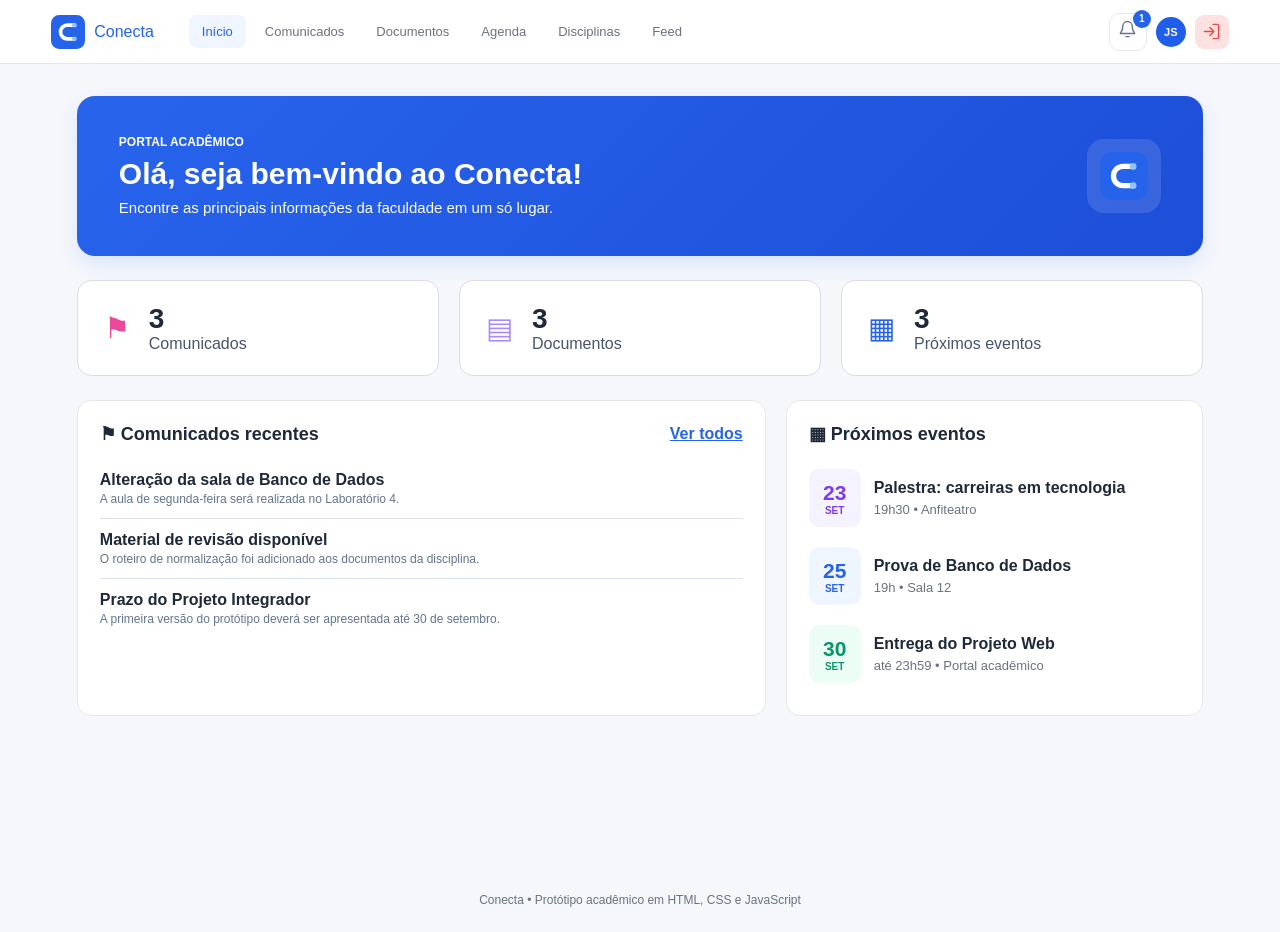
<file: index.html>
<!DOCTYPE html>
<html lang="pt-BR">
<head>
    <meta charset="UTF-8">
    <meta name="viewport" content="width=device-width, initial-scale=1.0">
    <title>Conecta — Portal Institucional</title>
    <link rel="icon" type="image/svg+xml" href="data:image/svg+xml,%3Csvg xmlns='http://www.w3.org/2000/svg' viewBox='0 0 100 100'%3E%3Crect width='100' height='100' rx='24' fill='%232563eb'/%3E%3Cpath d='M67 30H48a20 20 0 000 40h19' fill='none' stroke='white' stroke-width='11' stroke-linecap='round'/%3E%3C/svg%3E">
    <link rel="stylesheet" href="style.css">
</head>
<body>
<header>
    <a class="logo" href="index.html"><img src="assets/logo-conecta.svg" alt=""><span>Conecta</span></a>
    <nav aria-label="Navegação principal">
        <a class="nav-btn nav-link ativo" href="index.html">Início</a>
        <a class="nav-btn nav-link" href="paginas/comunicados.html">Comunicados</a>
        <a class="nav-btn nav-link" href="paginas/documentos.html">Documentos</a>
        <a class="nav-btn nav-link" href="paginas/agenda.html">Agenda</a>
        <a class="nav-btn nav-link" href="paginas/disciplinas.html">Disciplinas</a>
        <a class="nav-btn nav-link" href="paginas/feed.html">Feed</a>
    </nav>
    <div class="usuario">
        <button id="btnNotificacoes" class="icone-btn sino" aria-label="Notificações"><svg viewBox="0 0 24 24" aria-hidden="true"><path d="M18 8a6 6 0 0 0-12 0c0 7-3 7-3 9h18c0-2-3-2-3-9M10 21h4"/></svg><b>1</b></button>
        <button id="btnPerfil" class="usuario-resumo" aria-label="Perfil de João Silva"><span class="usuario-icone">JS</span></button>
        <button id="btnSair" class="sair-btn" aria-label="Sair"><svg viewBox="0 0 24 24" aria-hidden="true"><path d="M10 17l5-5-5-5M15 12H3M14 3h5a2 2 0 0 1 2 2v14a2 2 0 0 1-2 2h-5"/></svg></button>
    </div>
</header><main>
    <section class="inicio-leve">
        <section class="inicio-hero">
            <div>
                <p>PORTAL ACADÊMICO</p>
                <h1>Olá, seja bem-vindo ao Conecta!</h1>
                <span>Encontre as principais informações da faculdade em um só lugar.</span>
            </div>
            <img src="assets/logo-conecta.svg" alt="">
        </section>

        <div class="inicio-contadores">
            <article><span class="contador-icone rosa">⚑</span><div><b>3</b><p>Comunicados</p></div></article>
            <article><span class="contador-icone lilas">▤</span><div><b>3</b><p>Documentos</p></div></article>
            <article><span class="contador-icone azul">▦</span><div><b>3</b><p>Próximos eventos</p></div></article>
        </div>

        <div class="inicio-resumos">
            <article class="caixa">
                <div class="titulo-caixa">
                    <h2><span>⚑</span> Comunicados recentes</h2>
                    <a class="link-btn" href="paginas/comunicados.html">Ver todos</a>
                </div>
                <div id="comunicadosInicio"></div>
            </article>

            <article class="caixa">
                <div class="titulo-caixa">
                    <h2><span>▦</span> Próximos eventos</h2>
                </div>
                <div id="agendaInicio"></div>
            </article>
        </div>
    </section>
</main><footer>Conecta • Protótipo acadêmico em HTML, CSS e JavaScript</footer>
<div id="mensagem" class="mensagem"></div>
<div id="modal" class="modal escondido">
    <div class="modal-caixa">
        <button class="modal-fechar" onclick="fecharModal()">×</button>
        <div id="modalConteudo"></div>
    </div>
</div>
<script src="script.js"></script>
</body>
</html>
</file>
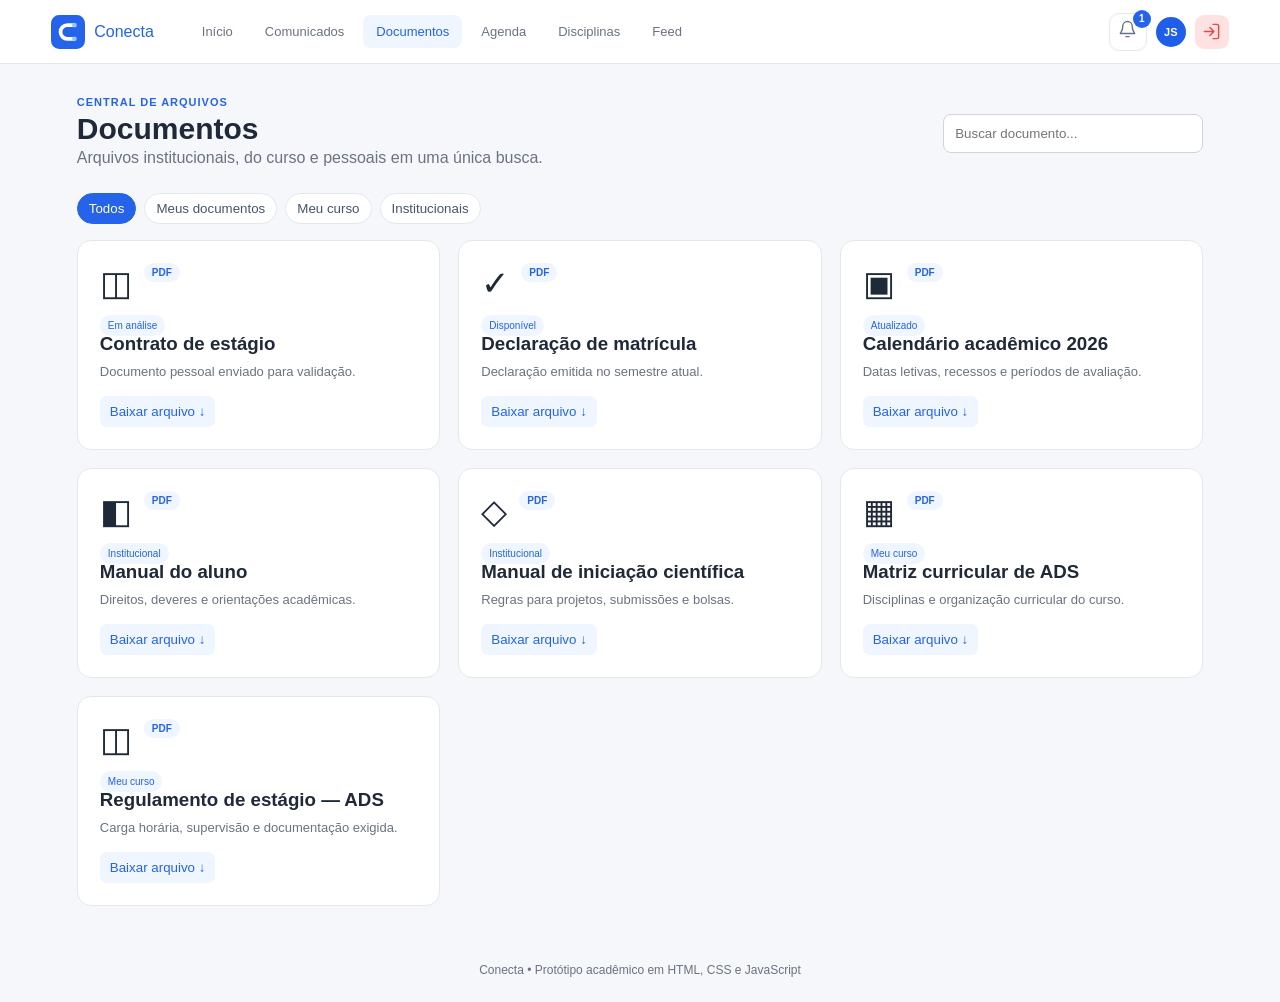
<file: documentos.html>
<!DOCTYPE html>
<html lang="pt-BR">
<head>
    <meta charset="UTF-8">
    <meta name="viewport" content="width=device-width, initial-scale=1.0">
    <title>Documentos — Conecta</title>
    <link rel="icon" type="image/svg+xml" href="data:image/svg+xml,%3Csvg xmlns='http://www.w3.org/2000/svg' viewBox='0 0 100 100'%3E%3Crect width='100' height='100' rx='24' fill='%232563eb'/%3E%3Cpath d='M67 30H48a20 20 0 000 40h19' fill='none' stroke='white' stroke-width='11' stroke-linecap='round'/%3E%3C/svg%3E">
    <link rel="stylesheet" href="../style.css">
</head>
<body>
<header>
    <a class="logo" href="../index.html"><img src="../assets/logo-conecta.svg" alt=""><span>Conecta</span></a>
    <nav aria-label="Navegação principal">
        <a class="nav-btn nav-link" href="../index.html">Início</a>
        <a class="nav-btn nav-link" href="comunicados.html">Comunicados</a>
        <a class="nav-btn nav-link ativo" href="documentos.html">Documentos</a>
        <a class="nav-btn nav-link" href="agenda.html">Agenda</a>
        <a class="nav-btn nav-link" href="disciplinas.html">Disciplinas</a>
        <a class="nav-btn nav-link" href="feed.html">Feed</a>
    </nav>
    <div class="usuario">
        <button id="btnNotificacoes" class="icone-btn sino" aria-label="Notificações"><svg viewBox="0 0 24 24" aria-hidden="true"><path d="M18 8a6 6 0 0 0-12 0c0 7-3 7-3 9h18c0-2-3-2-3-9M10 21h4"/></svg><b>1</b></button>
        <button id="btnPerfil" class="usuario-resumo" aria-label="Perfil de João Silva"><span class="usuario-icone">JS</span></button>
        <button id="btnSair" class="sair-btn" aria-label="Sair"><svg viewBox="0 0 24 24" aria-hidden="true"><path d="M10 17l5-5-5-5M15 12H3M14 3h5a2 2 0 0 1 2 2v14a2 2 0 0 1-2 2h-5"/></svg></button>
    </div>
</header><main>
    <section class="pagina ativa">
        <div class="cabecalho-pagina">
            <div>
                <p class="subtitulo">CENTRAL DE ARQUIVOS</p>
                <h1>Documentos</h1>
                <p class="descricao-pagina">Arquivos institucionais, do curso e pessoais em uma única busca.</p>
            </div>
            <input id="buscaDocumento" class="busca" placeholder="Buscar documento..." aria-label="Buscar documento">
        </div>

        <div class="barra-filtros">
            <button class="chip ativo" data-doc="todos">Todos</button>
            <button class="chip" data-doc="pessoais">Meus documentos</button>
            <button class="chip" data-doc="curso">Meu curso</button>
            <button class="chip" data-doc="institucionais">Institucionais</button>
        </div>

        <div id="listaDocumentos" class="grade-documentos"></div>
    </section>
</main><footer>Conecta • Protótipo acadêmico em HTML, CSS e JavaScript</footer>
<div id="mensagem" class="mensagem"></div>
<div id="modal" class="modal escondido">
    <div class="modal-caixa">
        <button class="modal-fechar" onclick="fecharModal()">×</button>
        <div id="modalConteudo"></div>
    </div>
</div>
<script src="../script.js"></script>
</body>
</html>
</file>
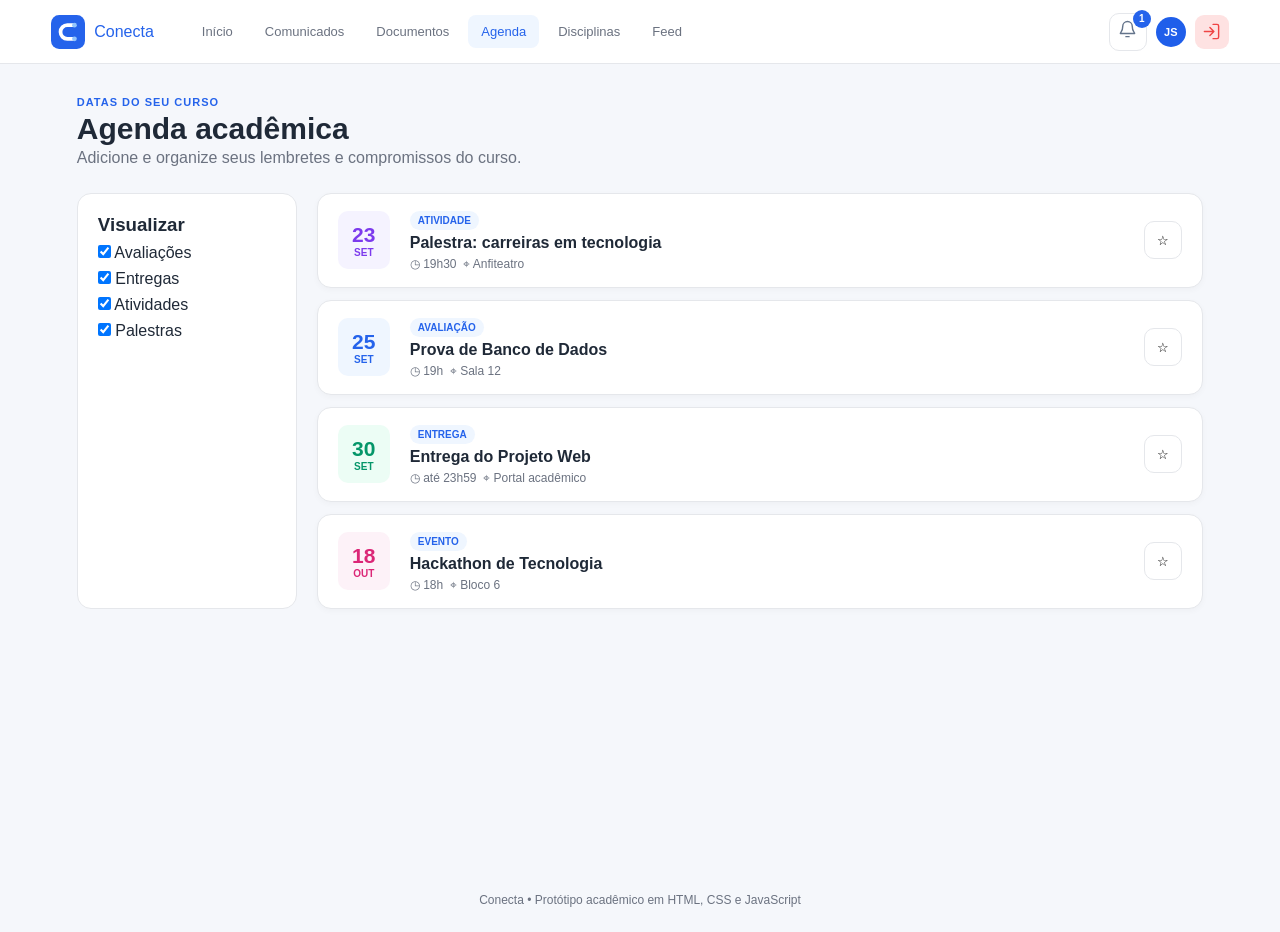
<file: paginas/agenda.html>
<!DOCTYPE html>
<html lang="pt-BR">
<head>
    <meta charset="UTF-8">
    <meta name="viewport" content="width=device-width, initial-scale=1.0">
    <title>Agenda — Conecta</title>
    <link rel="icon" type="image/svg+xml" href="data:image/svg+xml,%3Csvg xmlns='http://www.w3.org/2000/svg' viewBox='0 0 100 100'%3E%3Crect width='100' height='100' rx='24' fill='%232563eb'/%3E%3Cpath d='M67 30H48a20 20 0 000 40h19' fill='none' stroke='white' stroke-width='11' stroke-linecap='round'/%3E%3C/svg%3E">
    <link rel="stylesheet" href="../style.css">
</head>
<body>
<header>
    <a class="logo" href="../index.html"><img src="../assets/logo-conecta.svg" alt=""><span>Conecta</span></a>
    <nav aria-label="Navegação principal">
        <a class="nav-btn nav-link" href="../index.html">Início</a>
        <a class="nav-btn nav-link" href="comunicados.html">Comunicados</a>
        <a class="nav-btn nav-link" href="documentos.html">Documentos</a>
        <a class="nav-btn nav-link ativo" href="agenda.html">Agenda</a>
        <a class="nav-btn nav-link" href="disciplinas.html">Disciplinas</a>
        <a class="nav-btn nav-link" href="feed.html">Feed</a>
    </nav>
    <div class="usuario">
        <button id="btnNotificacoes" class="icone-btn sino" aria-label="Notificações"><svg viewBox="0 0 24 24" aria-hidden="true"><path d="M18 8a6 6 0 0 0-12 0c0 7-3 7-3 9h18c0-2-3-2-3-9M10 21h4"/></svg><b>1</b></button>
        <button id="btnPerfil" class="usuario-resumo" aria-label="Perfil de João Silva"><span class="usuario-icone">JS</span></button>
        <button id="btnSair" class="sair-btn" aria-label="Sair"><svg viewBox="0 0 24 24" aria-hidden="true"><path d="M10 17l5-5-5-5M15 12H3M14 3h5a2 2 0 0 1 2 2v14a2 2 0 0 1-2 2h-5"/></svg></button>
    </div>
</header><main>
    <section class="pagina ativa">
        <div class="cabecalho-pagina">
            <div>
                <p class="subtitulo">DATAS DO SEU CURSO</p>
                <h1>Agenda acadêmica</h1>
                <p class="descricao-pagina">Adicione e organize seus lembretes e compromissos do curso.</p>
            </div>
        </div>

        <div class="agenda-layout">
            <aside class="caixa agenda-filtros">
                <h3>Visualizar</h3>
                <label><input type="checkbox" checked> Avaliações</label>
                <label><input type="checkbox" checked> Entregas</label>
                <label><input type="checkbox" checked> Atividades</label>
                <label><input type="checkbox" checked> Palestras</label>
            </aside>
            <div id="listaAgenda" class="linha-do-tempo"></div>
        </div>
    </section>
</main><footer>Conecta • Protótipo acadêmico em HTML, CSS e JavaScript</footer>
<div id="mensagem" class="mensagem"></div>
<div id="modal" class="modal escondido">
    <div class="modal-caixa">
        <button class="modal-fechar" onclick="fecharModal()">×</button>
        <div id="modalConteudo"></div>
    </div>
</div>
<script src="../script.js"></script>
</body>
</html>
</file>
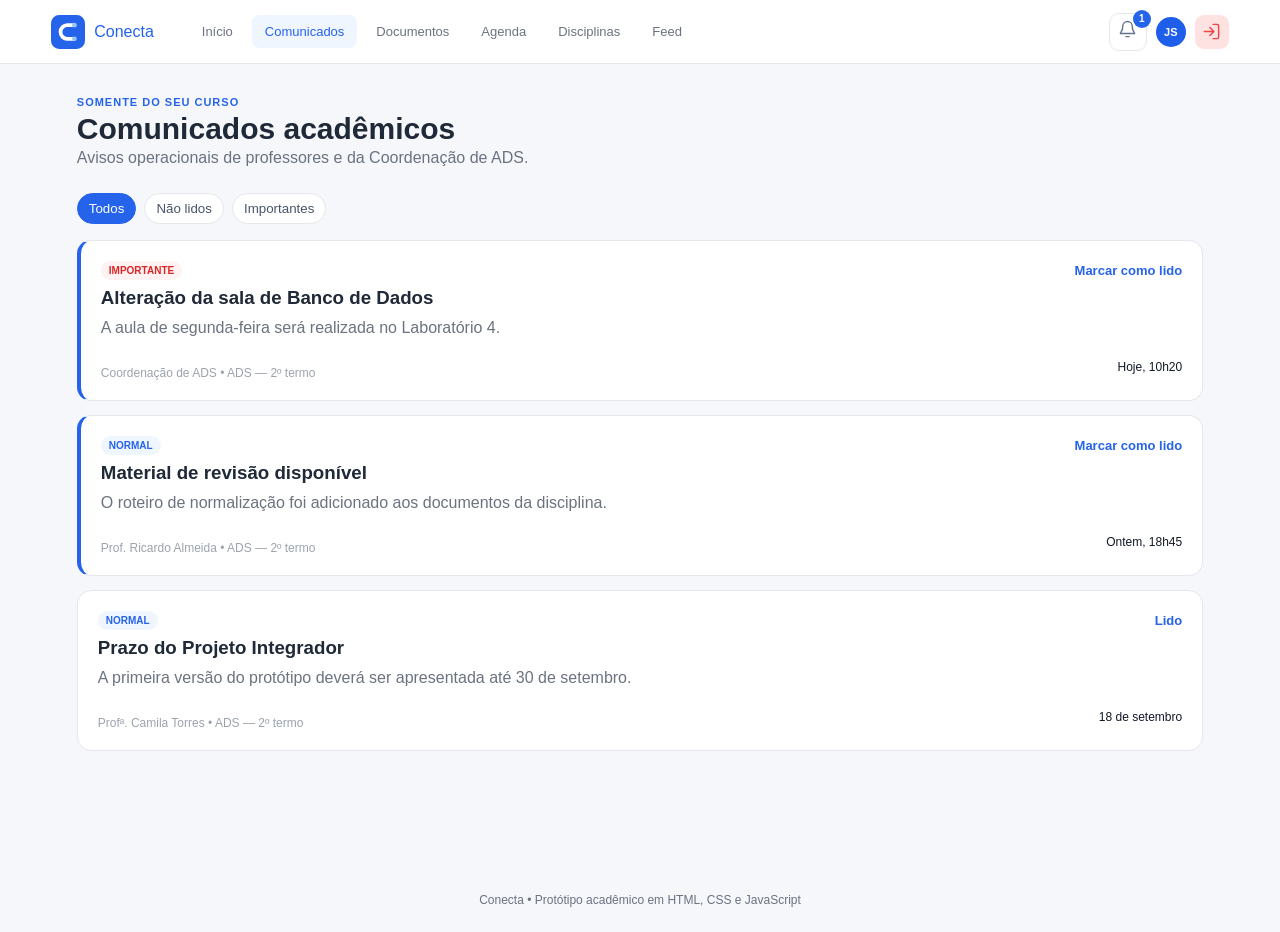
<file: paginas/comunicados.html>
<!DOCTYPE html>
<html lang="pt-BR">
<head>
    <meta charset="UTF-8">
    <meta name="viewport" content="width=device-width, initial-scale=1.0">
    <title>Comunicados — Conecta</title>
    <link rel="icon" type="image/svg+xml" href="data:image/svg+xml,%3Csvg xmlns='http://www.w3.org/2000/svg' viewBox='0 0 100 100'%3E%3Crect width='100' height='100' rx='24' fill='%232563eb'/%3E%3Cpath d='M67 30H48a20 20 0 000 40h19' fill='none' stroke='white' stroke-width='11' stroke-linecap='round'/%3E%3C/svg%3E">
    <link rel="stylesheet" href="../style.css">
</head>
<body>
<header>
    <a class="logo" href="../index.html"><img src="../assets/logo-conecta.svg" alt=""><span>Conecta</span></a>
    <nav aria-label="Navegação principal">
        <a class="nav-btn nav-link" href="../index.html">Início</a>
        <a class="nav-btn nav-link ativo" href="comunicados.html">Comunicados</a>
        <a class="nav-btn nav-link" href="documentos.html">Documentos</a>
        <a class="nav-btn nav-link" href="agenda.html">Agenda</a>
        <a class="nav-btn nav-link" href="disciplinas.html">Disciplinas</a>
        <a class="nav-btn nav-link" href="feed.html">Feed</a>
    </nav>
    <div class="usuario">
        <button id="btnNotificacoes" class="icone-btn sino" aria-label="Notificações"><svg viewBox="0 0 24 24" aria-hidden="true"><path d="M18 8a6 6 0 0 0-12 0c0 7-3 7-3 9h18c0-2-3-2-3-9M10 21h4"/></svg><b>1</b></button>
        <button id="btnPerfil" class="usuario-resumo" aria-label="Perfil de João Silva"><span class="usuario-icone">JS</span></button>
        <button id="btnSair" class="sair-btn" aria-label="Sair"><svg viewBox="0 0 24 24" aria-hidden="true"><path d="M10 17l5-5-5-5M15 12H3M14 3h5a2 2 0 0 1 2 2v14a2 2 0 0 1-2 2h-5"/></svg></button>
    </div>
</header><main>
    <section class="pagina ativa">
        <div class="cabecalho-pagina">
            <div>
                <p class="subtitulo">SOMENTE DO SEU CURSO</p>
                <h1>Comunicados acadêmicos</h1>
                <p class="descricao-pagina">Avisos operacionais de professores e da Coordenação de ADS.</p>
            </div>
            <button class="botao publicar-permitido" id="btnNovoComunicado">+ Novo comunicado</button>
        </div>

        <div class="barra-filtros">
            <button class="chip ativo" data-comunicado="todos">Todos</button>
            <button class="chip" data-comunicado="nao-lidos">Não lidos</button>
            <button class="chip" data-comunicado="importantes">Importantes</button>
        </div>

        <div id="formComunicado" class="caixa formulario escondido">
            <h2>Novo comunicado direcionado</h2>
            <label>Título</label>
            <input id="tituloComunicado">
            <label>Mensagem</label>
            <textarea id="textoComunicado"></textarea>
            <label>Destino</label>
            <select id="destinoComunicado">
                <option>ADS — 2º termo</option>
                <option>ADS — todos os termos</option>
                <option>Minha disciplina</option>
            </select>
            <div class="acoes">
                <button class="botao" id="salvarComunicado">Publicar</button>
                <button class="botao secundario" id="cancelarComunicado">Cancelar</button>
            </div>
        </div>

        <div id="listaComunicados" class="lista"></div>
    </section>
</main><footer>Conecta • Protótipo acadêmico em HTML, CSS e JavaScript</footer>
<div id="mensagem" class="mensagem"></div>
<div id="modal" class="modal escondido">
    <div class="modal-caixa">
        <button class="modal-fechar" onclick="fecharModal()">×</button>
        <div id="modalConteudo"></div>
    </div>
</div>
<script src="../script.js"></script>
</body>
</html>
</file>
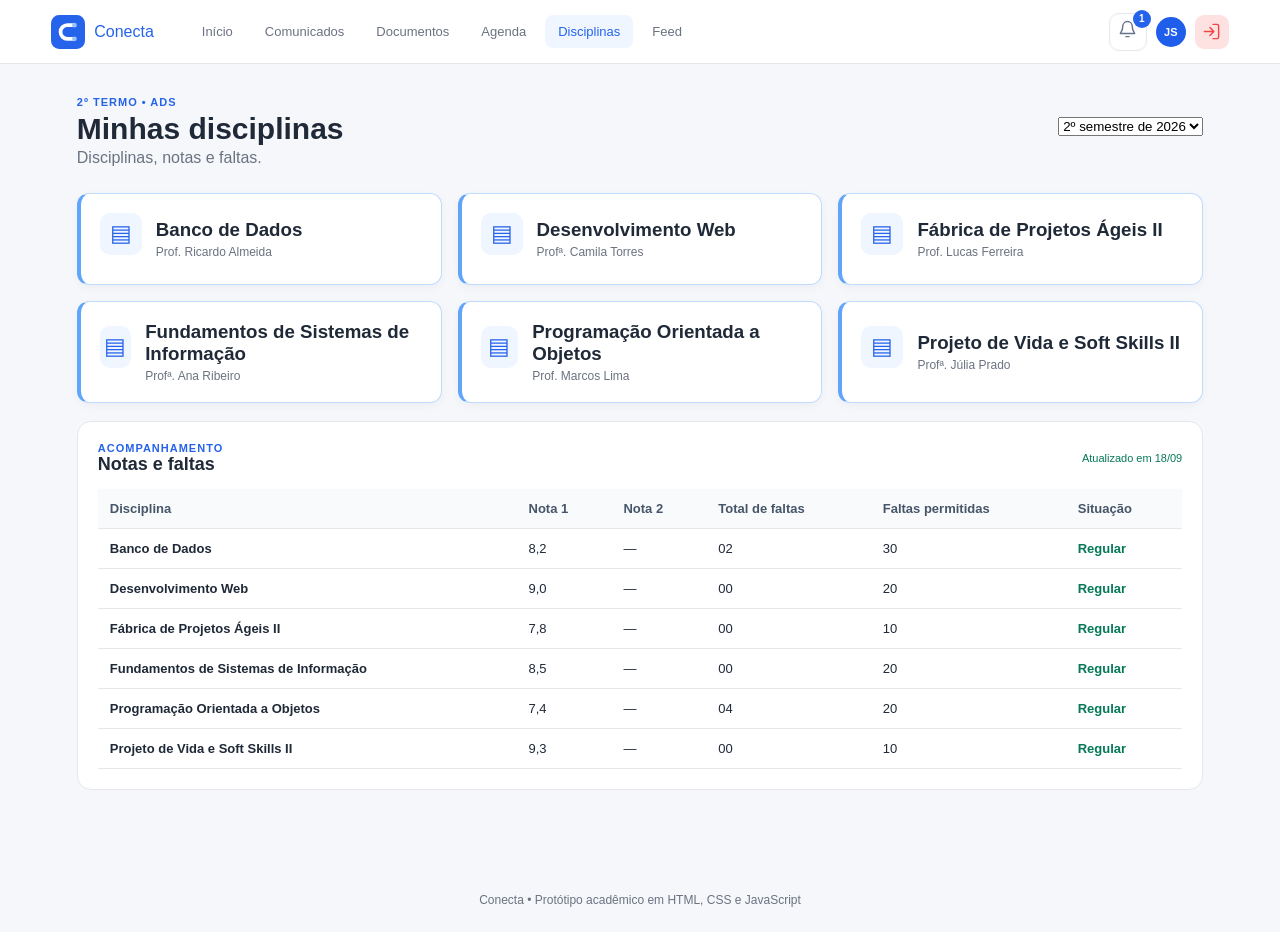
<file: paginas/disciplinas.html>
<!DOCTYPE html>
<html lang="pt-BR">
<head>
    <meta charset="UTF-8">
    <meta name="viewport" content="width=device-width, initial-scale=1.0">
    <title>Disciplinas — Conecta</title>
    <link rel="icon" type="image/svg+xml" href="data:image/svg+xml,%3Csvg xmlns='http://www.w3.org/2000/svg' viewBox='0 0 100 100'%3E%3Crect width='100' height='100' rx='24' fill='%232563eb'/%3E%3Cpath d='M67 30H48a20 20 0 000 40h19' fill='none' stroke='white' stroke-width='11' stroke-linecap='round'/%3E%3C/svg%3E">
    <link rel="stylesheet" href="../style.css">
</head>
<body>
<header>
    <a class="logo" href="../index.html"><img src="../assets/logo-conecta.svg" alt=""><span>Conecta</span></a>
    <nav aria-label="Navegação principal">
        <a class="nav-btn nav-link" href="../index.html">Início</a>
        <a class="nav-btn nav-link" href="comunicados.html">Comunicados</a>
        <a class="nav-btn nav-link" href="documentos.html">Documentos</a>
        <a class="nav-btn nav-link" href="agenda.html">Agenda</a>
        <a class="nav-btn nav-link ativo" href="disciplinas.html">Disciplinas</a>
        <a class="nav-btn nav-link" href="feed.html">Feed</a>
    </nav>
    <div class="usuario">
        <button id="btnNotificacoes" class="icone-btn sino" aria-label="Notificações"><svg viewBox="0 0 24 24" aria-hidden="true"><path d="M18 8a6 6 0 0 0-12 0c0 7-3 7-3 9h18c0-2-3-2-3-9M10 21h4"/></svg><b>1</b></button>
        <button id="btnPerfil" class="usuario-resumo" aria-label="Perfil de João Silva"><span class="usuario-icone">JS</span></button>
        <button id="btnSair" class="sair-btn" aria-label="Sair"><svg viewBox="0 0 24 24" aria-hidden="true"><path d="M10 17l5-5-5-5M15 12H3M14 3h5a2 2 0 0 1 2 2v14a2 2 0 0 1-2 2h-5"/></svg></button>
    </div>
</header><main>
    <section class="pagina ativa">
        <div class="cabecalho-pagina">
            <div>
                <p class="subtitulo">2º TERMO • ADS</p>
                <h1>Minhas disciplinas</h1>
                <p class="descricao-pagina">Disciplinas, notas e faltas.</p>
            </div>
            <select class="seletor-semestre">
                <option>2º semestre de 2026</option>
            </select>
        </div>

        <div id="cardsDisciplinas" class="grade-disciplinas"></div>

        <article class="caixa tabela-box">
            <div class="titulo-caixa">
                <div>
                    <p class="subtitulo">ACOMPANHAMENTO</p>
                    <h2>Notas e faltas</h2>
                </div>
                <span class="status-atualizado">Atualizado em 18/09</span>
            </div>
            <div class="tabela-scroll">
                <table>
                    <thead>
                        <tr>
                            <th>Disciplina</th>
                            <th>Nota 1</th>
                            <th>Nota 2</th>
                            <th>Total de faltas</th>
                            <th>Faltas permitidas</th>
                            <th>Situação</th>
                        </tr>
                    </thead>
                    <tbody id="tabelaNotas"></tbody>
                </table>
            </div>
        </article>
    </section>
</main><footer>Conecta • Protótipo acadêmico em HTML, CSS e JavaScript</footer>
<div id="mensagem" class="mensagem"></div>
<div id="modal" class="modal escondido">
    <div class="modal-caixa">
        <button class="modal-fechar" onclick="fecharModal()">×</button>
        <div id="modalConteudo"></div>
    </div>
</div>
<script src="../script.js"></script>
</body>
</html>
</file>
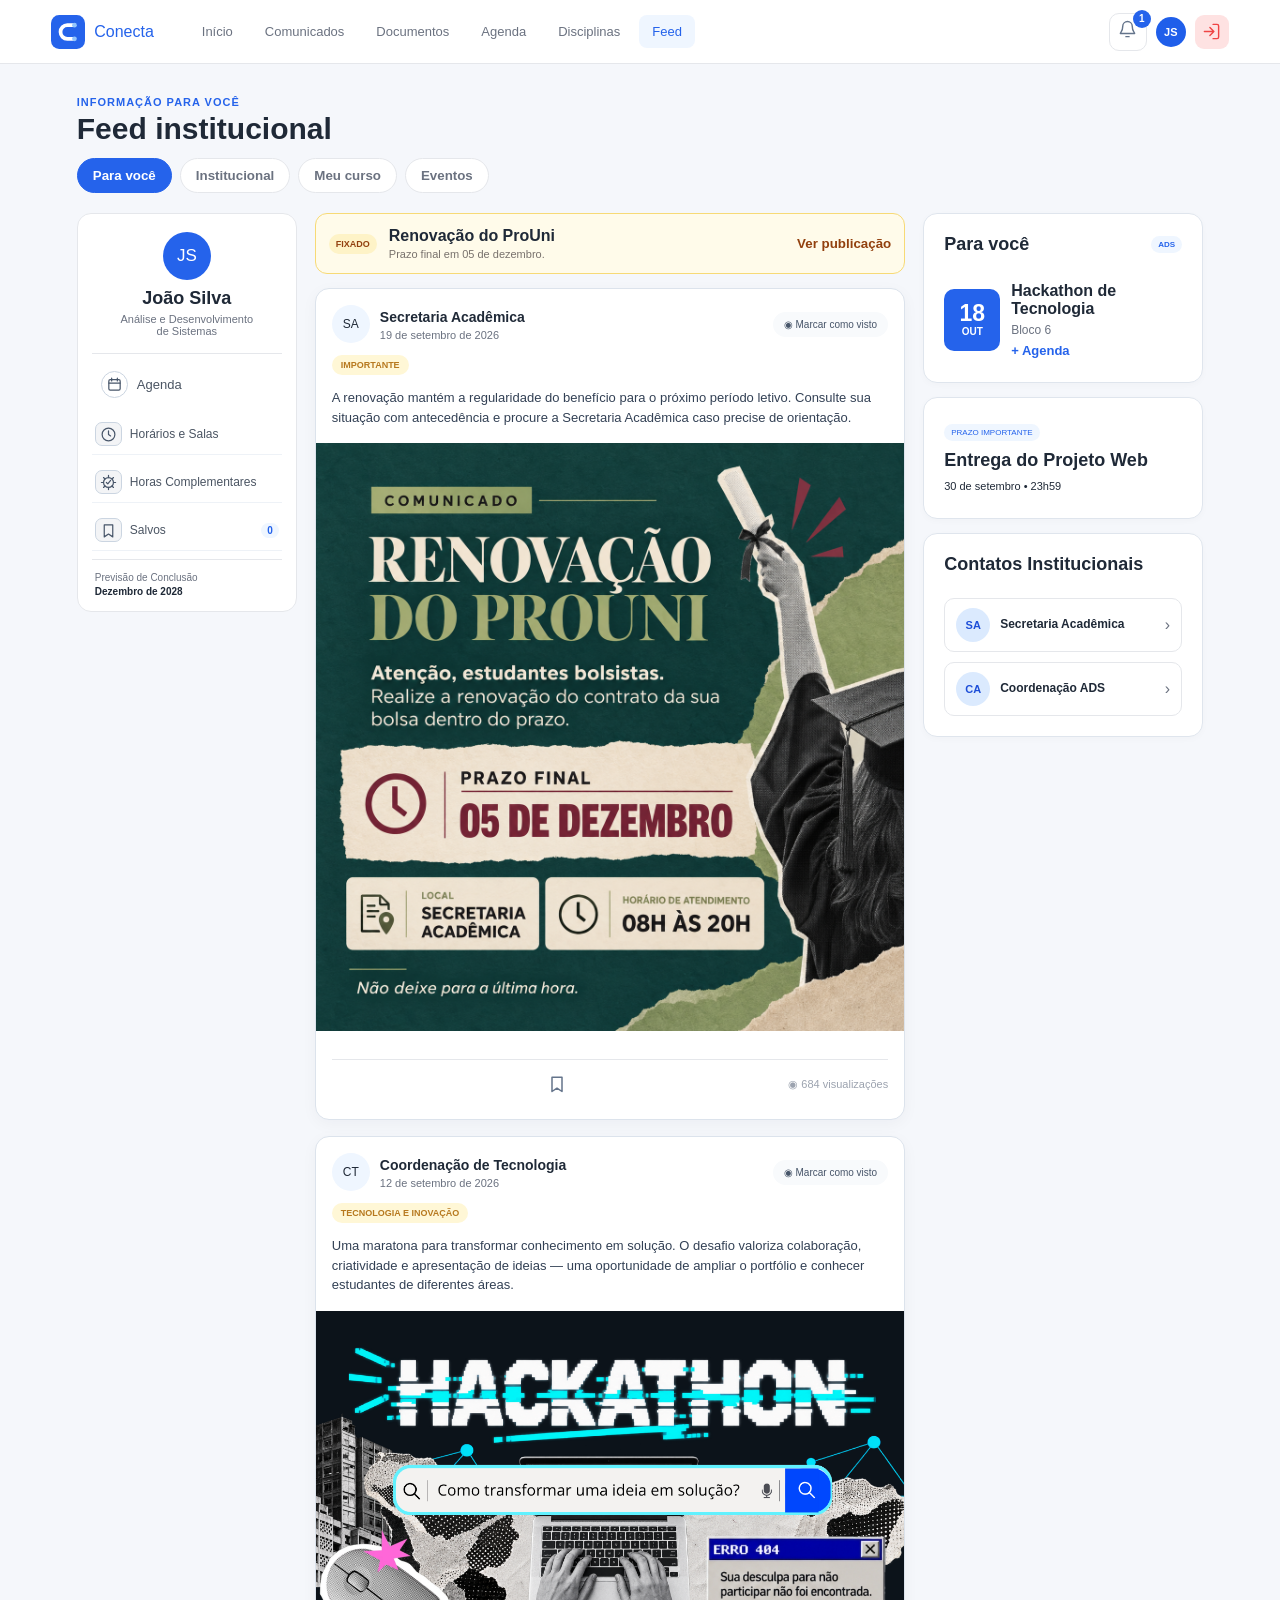
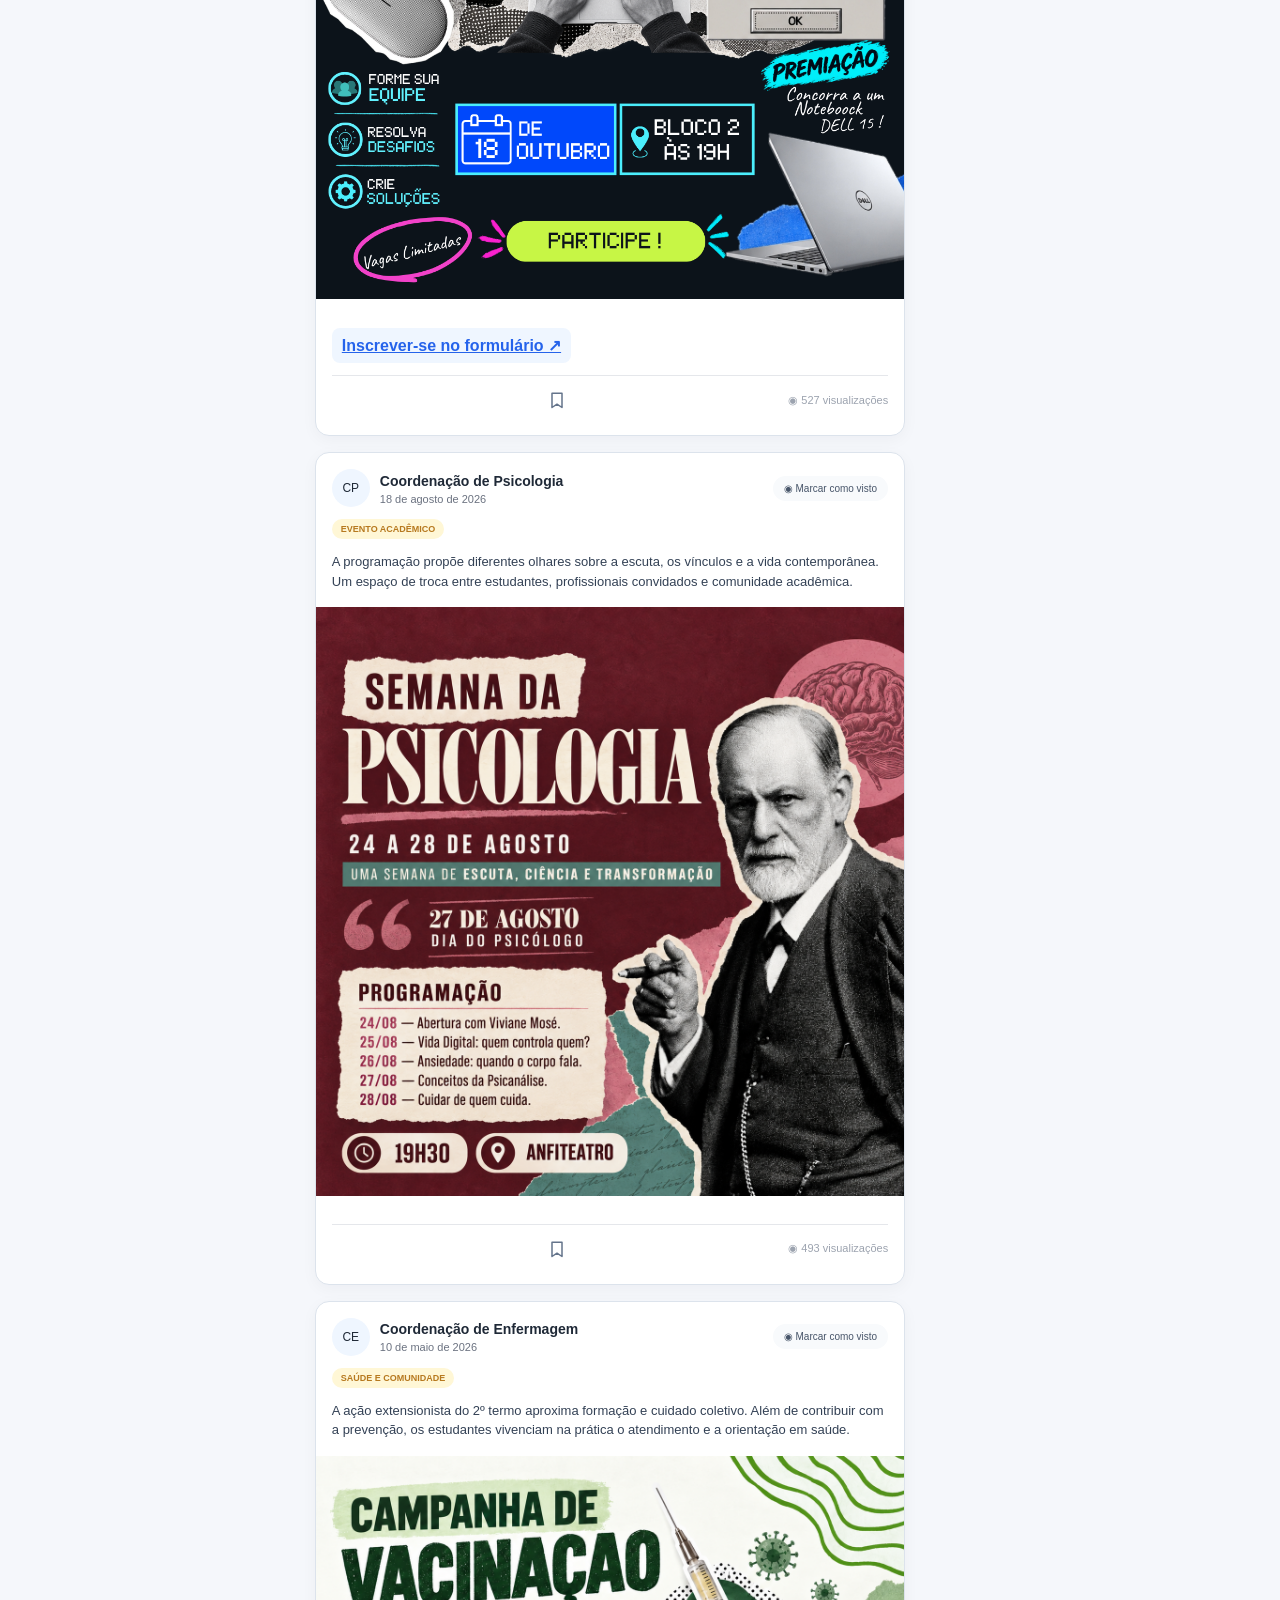
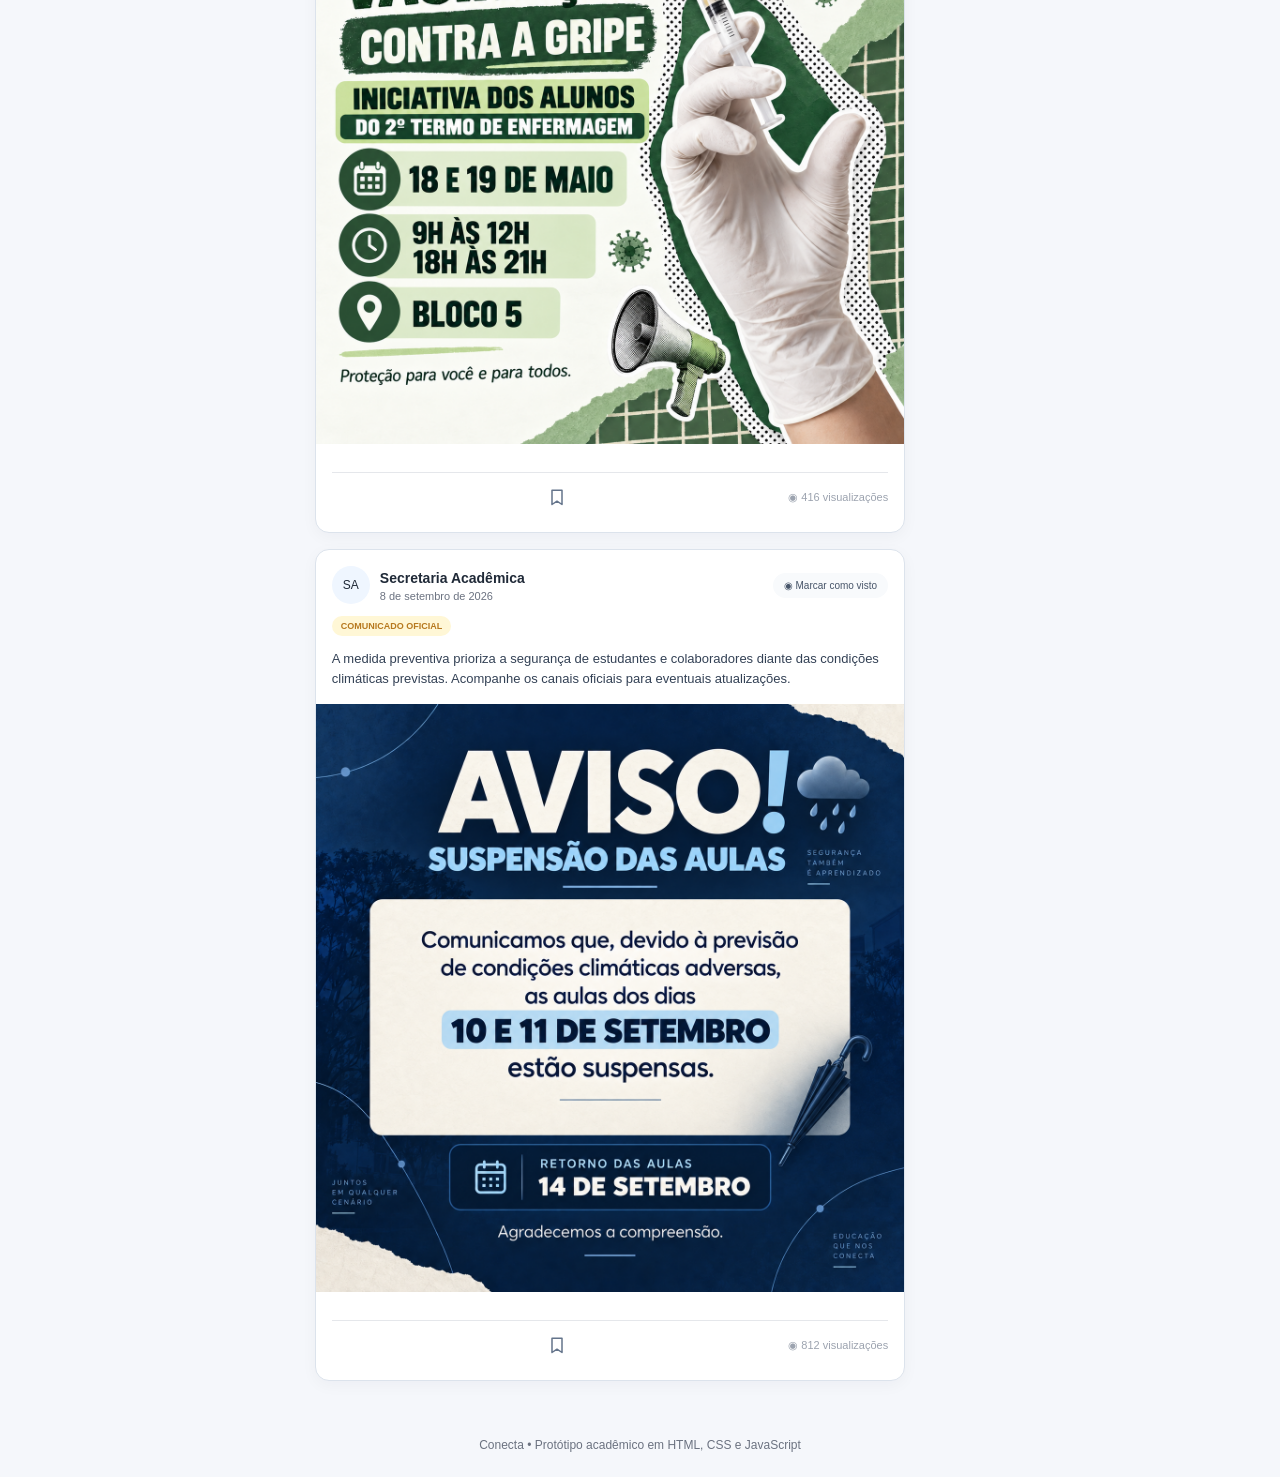
<file: paginas/feed.html>
<!DOCTYPE html>
<html lang="pt-BR">
<head>
    <meta charset="UTF-8">
    <meta name="viewport" content="width=device-width, initial-scale=1.0">
    <title>Feed — Conecta</title>
    <link rel="icon" type="image/svg+xml" href="data:image/svg+xml,%3Csvg xmlns='http://www.w3.org/2000/svg' viewBox='0 0 100 100'%3E%3Crect width='100' height='100' rx='24' fill='%232563eb'/%3E%3Cpath d='M67 30H48a20 20 0 000 40h19' fill='none' stroke='white' stroke-width='11' stroke-linecap='round'/%3E%3C/svg%3E">
    <link rel="stylesheet" href="../style.css">
</head>
<body>
<header>
    <a class="logo" href="../index.html"><img src="../assets/logo-conecta.svg" alt=""><span>Conecta</span></a>
    <nav aria-label="Navegação principal">
        <a class="nav-btn nav-link" href="../index.html">Início</a>
        <a class="nav-btn nav-link" href="comunicados.html">Comunicados</a>
        <a class="nav-btn nav-link" href="documentos.html">Documentos</a>
        <a class="nav-btn nav-link" href="agenda.html">Agenda</a>
        <a class="nav-btn nav-link" href="disciplinas.html">Disciplinas</a>
        <a class="nav-btn nav-link ativo" href="feed.html">Feed</a>
    </nav>
    <div class="usuario">
        <button id="btnNotificacoes" class="icone-btn sino" aria-label="Notificações"><svg viewBox="0 0 24 24" aria-hidden="true"><path d="M18 8a6 6 0 0 0-12 0c0 7-3 7-3 9h18c0-2-3-2-3-9M10 21h4"/></svg><b>1</b></button>
        <button id="btnPerfil" class="usuario-resumo" aria-label="Perfil de João Silva"><span class="usuario-icone">JS</span></button>
        <button id="btnSair" class="sair-btn" aria-label="Sair"><svg viewBox="0 0 24 24" aria-hidden="true"><path d="M10 17l5-5-5-5M15 12H3M14 3h5a2 2 0 0 1 2 2v14a2 2 0 0 1-2 2h-5"/></svg></button>
    </div>
</header><main>
    <section class="pagina ativa">
        <div class="cabecalho-pagina feed-cabecalho">
            <div>
                <p class="subtitulo">INFORMAÇÃO PARA VOCÊ</p>
                <h1>Feed institucional</h1>
            </div>
            <span id="perfilAtual" class="escondido">Visualização: Aluno</span>
        </div>

        <div class="filtros-feed">
            <button class="filtro-feed ativo" data-filtro="todos">Para você</button>
            <button class="filtro-feed" data-filtro="institucional">Institucional</button>
            <button class="filtro-feed" data-filtro="curso">Meu curso</button>
            <button class="filtro-feed" data-filtro="eventos">Eventos</button>
        </div>

        <div class="feed-layout canva-feed">
            <aside class="feed-lateral caixa">
                <div class="perfil-feed">
                    <div class="avatar grande">JS</div>
                    <h3>João Silva</h3>
                    <p>Análise e Desenvolvimento<br>de Sistemas</p>
                </div>

                <div class="menu-feed">
                    <a class="menu-feed-link" href="agenda.html"><span class="menu-icone"><svg viewBox="0 0 24 24"><rect x="4" y="5" width="16" height="15" rx="2"/><path d="M8 3v4M16 3v4M4 10h16"/></svg></span> Agenda</a>
                    <button onclick="abrirHorarios()"><span class="menu-icone"><svg viewBox="0 0 24 24"><circle cx="12" cy="12" r="9"/><path d="M12 7v5l3 2"/></svg></span> Horários e Salas</button>
                    <button onclick="abrirHorasComplementares()"><span class="menu-icone"><svg viewBox="0 0 24 24"><circle cx="12" cy="12" r="7"/><path d="M12 2v3M12 19v3M2 12h3M19 12h3M5 5l2 2M17 17l2 2M19 5l-2 2M7 17l-2 2M9 12l2 2 4-5"/></svg></span> Horas Complementares</button>
                    <button onclick="mostrarPainel('salvos')"><span class="menu-icone"><svg viewBox="0 0 24 24"><path d="M6 4h12v17l-6-4-6 4z"/></svg></span> Salvos <b id="totalSalvos">0</b></button>
                </div>

                <div class="perfil-rodape">
                    <span>Previsão de Conclusão</span>
                    <b>Dezembro de 2028</b>
                </div>
            </aside>

            <div class="feed-centro">
                <div class="aviso-fixado">
                    <span>FIXADO</span>
                    <div>
                        <b>Renovação do ProUni</b>
                        <p>Prazo final em 05 de dezembro.</p>
                    </div>
                    <button onclick="filtrarFeed('beneficios')">Ver publicação</button>
                </div>
                <div id="listaPosts" class="posts"></div>
            </div>

            <aside class="feed-direita">
                <article class="caixa para-voce">
                    <div class="titulo-lateral">
                        <h3>Para você</h3>
                        <span class="tag-ads">ADS</span>
                    </div>
                    <div class="mini-evento">
                        <span class="data-mini"><b>18</b>OUT</span>
                        <div>
                            <b>Hackathon de Tecnologia</b>
                            <small>Bloco 6</small>
                            <a href="agenda.html">+ Agenda</a>
                        </div>
                    </div>
                </article>

                <article class="caixa prazo-importante">
                    <span>PRAZO IMPORTANTE</span>
                    <b>Entrega do Projeto Web</b>
                    <small>30 de setembro • 23h59</small>
                </article>

                <article class="caixa contatos-feed">
                    <h3>Contatos Institucionais</h3>
                    <button onclick="abrirContato('Secretaria Acadêmica')"><span class="contato-avatar">SA</span><b>Secretaria Acadêmica</b><i>›</i></button>
                    <button onclick="abrirContato('Coordenação de ADS')"><span class="contato-avatar">CA</span><b>Coordenação ADS</b><i>›</i></button>
                </article>
            </aside>
        </div>
    </section>
</main><footer>Conecta • Protótipo acadêmico em HTML, CSS e JavaScript</footer>
<div id="mensagem" class="mensagem"></div>
<div id="modal" class="modal escondido">
    <div class="modal-caixa">
        <button class="modal-fechar" onclick="fecharModal()">×</button>
        <div id="modalConteudo"></div>
    </div>
</div>
<script src="../script.js"></script>
</body>
</html>
</file>
<file: style.css>
* {
    margin: 0;
    padding: 0;
    box-sizing: border-box;
    font-family: Arial, Helvetica, sans-serif;
}

:root {
    --azul: #2563eb;
    --azul-escuro: #1e40af;
    --azul-claro: #eff6ff;
    --fundo: #f5f7fb;
    --texto: #1f2937;
    --cinza: #6b7280;
    --borda: #e5e7eb;
    --branco: #ffffff;
}

body {
    background: var(--fundo);
    color: var(--texto);
}

header {
    height: 72px;
    background: var(--branco);
    border-bottom: 1px solid var(--borda);
    display: flex;
    align-items: center;
    padding: 0 6%;
    gap: 35px;
    position: sticky;
    top: 0;
    z-index: 10;
}

.logo {
    font-size: 24px;
    font-weight: bold;
    color: var(--azul);
    white-space: nowrap;
}
.logo { 
    display: flex; 
    align-items: center; 
    gap: 9px; 
}

.logo img {
    width: 34px; 
    height: 34px;
}

nav {
    display: flex;
    gap: 8px;
    flex: 1;
}

.nav-btn, .link-btn {
    background: none;
    border: none;
    cursor: pointer;
    color: var(--cinza);
}

.nav-btn {
    padding: 10px 12px;
    font-size: 14px;
    border-radius: 8px;
}

.nav-btn:hover, .nav-btn.ativo {
    background: var(--azul-claro);
    color: var(--azul);
}

.usuario {
    font-size: 14px;
    font-weight: bold;
    display: flex;
    align-items: center;
    gap: 7px;
}
.usuario-icone { 
    width: 28px; 
    height: 28px; 
    border-radius: 50%; 
    display: inline-flex; 
    align-items: center; 
    justify-content: center; 
    background: var(--azul-claro); 
    color: var(--azul); 
}

main {
    width: 88%;
    max-width: 1150px;
    margin: 32px auto;
    min-height: calc(100vh - 160px);
}

.pagina { 
    display: none;
}

.pagina.ativa { 
    display: block; 
}

.boas-vindas {
    background: linear-gradient(120deg, #2563eb, #1d4ed8);
    color: white;
    padding: 35px;
    border-radius: 18px;
    display: flex;
    justify-content: space-between;
    align-items: center;
    margin-bottom: 24px;
}

.boas-vindas h1 { 
    font-size: 28px; 
    margin: 7px 0 10px; 
}

.boas-vindas p { 
    opacity: .95; 
}

.icone-grande { 
    font-size: 70px; 
}
.inicio-logo { 
    width: 82px; 
    height: 82px; 
}

.subtitulo { 
    font-size: 11px; 
    letter-spacing: 1px; 
    font-weight: bold; 
    color: var(--azul); 
}

.boas-vindas .subtitulo { 
    color: #dbeafe; 
}

.cards-numeros {
    display: grid;
    grid-template-columns: repeat(3, 1fr);
    gap: 18px;
    margin-bottom: 24px;
}

.card-numero {
    background: white;
    border: 1px solid var(--borda);
    border-radius: 14px;
    padding: 20px;
    display: flex;
    align-items: center;
    gap: 15px;
}

.card-numero > span {
    font-size: 30px;
}

.card-numero strong {
    font-size: 28px;
}

.card-numero p {
    color: var(--cinza);
    margin-top: 3px;
}

.duas-colunas {
    display: grid;
    grid-template-columns: 1.6fr 1fr;
    gap: 20px;
}

.caixa,
.item-comunicado,
.card-evento,
.documento,
.agenda-item {
    background: white;
    border: 1px solid var(--borda);
    border-radius: 14px;
}

.caixa {
    padding: 20px;
}

.titulo-caixa {
    display: flex;
    justify-content: space-between;
    align-items: center;
    margin-bottom: 14px;
}

.titulo-caixa h2 {
    font-size: 18px;
}

.link-btn {
    color: var(--azul);
    font-weight: bold;
}

.comunicado-resumo {
    padding: 13px 0;
    border-bottom: 1px solid var(--borda);
}

.comunicado-resumo:last-child {
    border-bottom: 0;
}

.comunicado-resumo p,
.evento-resumo p {
    color: var(--cinza);
    font-size: 13px;
    margin-top: 5px;
}

.evento-resumo {
    display: flex;
    gap: 13px;
    align-items: center;
    padding: 10px 0;
}

.data {
    width: 52px;
    min-width: 52px;
    height: 58px;
    border-radius: 10px;
    background: var(--azul-claro);
    color: var(--azul);
    display: flex;
    flex-direction: column;
    align-items: center;
    justify-content: center;
}

.data strong {
    font-size: 21px;
}

.data span {
    font-size: 10px;
    font-weight: bold;
}

.cabecalho-pagina {
    display: flex;
    justify-content: space-between;
    align-items: center;
    margin-bottom: 22px;
}

.cabecalho-pagina h1 {
    font-size: 30px;
    margin-top: 4px;
}

.botao {
    background: var(--azul);
    color: white;
    border: none;
    padding: 10px 16px;
    border-radius: 8px;
    cursor: pointer;
    font-weight: bold;
}

.botao:hover {
    background: var(--azul-escuro);
}

.botao.secundario {
    background: #e5e7eb;
    color: var(--texto);
}

.lista {
    display: grid;
    gap: 14px;
}

.item-comunicado {
    padding: 20px;
}

.item-comunicado h3 {
    margin: 7px 0;
}

.item-comunicado p {
    color: var(--cinza);
    line-height: 1.5;
}

.meta {
    margin-top: 12px;
    font-size: 12px;
    color: #9ca3af;
}

.tag {
    display: inline-block;
    padding: 4px 8px;
    border-radius: 20px;
    background: var(--azul-claro);
    color: var(--azul);
    font-size: 10px;
    font-weight: bold;
}

.tag.importante {
    background: #fef2f2;
    color: #dc2626;
}

.formulario {
    margin-bottom: 20px;
}

.formulario h2 {
    margin-bottom: 18px;
}

.formulario label {
    display: block;
    font-weight: bold;
    font-size: 13px;
    margin: 13px 0 6px;
}

.formulario input,
.formulario textarea,
.formulario select,
.busca {
    width: 100%;
    padding: 11px;
    border: 1px solid #d1d5db;
    border-radius: 8px;
    background: white;
}

.formulario textarea {
    height: 100px;
    resize: vertical;
}

.acoes {
    margin-top: 15px;
    display: flex;
    gap: 8px;
}

.escondido {
    display: none;
}

.busca {
    width: 260px;
}

.grade-documentos {
    display: grid;
    grid-template-columns: repeat(3, 1fr);
    gap: 18px;
}

.documento {
    padding: 22px;
}

.documento .doc-icone {
    font-size: 34px;
    margin-bottom: 12px;
}

.documento p {
    color: var(--cinza);
    font-size: 13px;
    margin: 8px 0 15px;
    line-height: 1.4;
}

.documento button {
    border: 0;
    color: var(--azul);
    background: var(--azul-claro);
    padding: 8px 10px;
    border-radius: 7px;
    cursor: pointer;
}

.card-evento {
    padding: 20px;
    display: flex;
    gap: 18px;
    align-items: flex-start;
}

.card-evento h3 {
    margin: 7px 0;
}

.card-evento p {
    color: var(--cinza);
    margin-top: 7px;
}

.data-roxa {
    background: #f5f3ff;
    color: #7c3aed;
}

.data-verde {
    background: #ecfdf5;
    color: #059669;
}

.data-rosa {
    background: #fdf2f8;
    color: #db2777;
}

.mensagem {
    position: fixed;
    right: 25px;
    bottom: 25px;
    background: #111827;
    color: white;
    padding: 12px 18px;
    border-radius: 8px;
    opacity: 0;
    pointer-events: none;
    transition: .3s;
}

.mensagem.mostrar {
    opacity: 1;
}

footer {
    text-align: center;
    color: var(--cinza);
    padding: 25px;
    font-size: 12px;
}

@media (max-width: 800px) {
    header {
        height: auto;
        padding: 15px 5%;
        flex-wrap: wrap;
    }

    nav {
        order: 3;
        width: 100%;
        overflow-x: auto;
    }

    .usuario {
        margin-left: auto;
    }

    main {
        width: 92%;
    }

    .cards-numeros,
    .duas-colunas,
    .grade-documentos {
        grid-template-columns: 1fr;
    }

    .icone-grande {
        display: none;
    }

    .cabecalho-pagina {
        align-items: flex-start;
        gap: 12px;
        flex-direction: column;
    }

    .busca {
        width: 100%;
    }
}

/* FEED */
.perfil-atual {
    background: var(--azul-claro);
    color: var(--azul);
    border: 1px solid #bfdbfe;
    border-radius: 20px;
    padding: 8px 12px;
    font-size: 12px;
    font-weight: bold;
}

.filtros-feed {
    display: flex;
    gap: 8px;
    margin-bottom: 18px;
    overflow-x: auto;
    padding-bottom: 2px;
}

.filtro-feed {
    white-space: nowrap;
    border: 1px solid var(--borda);
    background: white;
    color: var(--cinza);
    border-radius: 20px;
    padding: 9px 15px;
    cursor: pointer;
    font-weight: bold;
}

.filtro-feed.ativo {
    color: white;
    background: var(--azul);
    border-color: var(--azul);
}

.feed-layout {
    display: grid;
    grid-template-columns: 220px minmax(0, 1fr) 240px;
    gap: 18px;
    align-items: start;
}

.feed-lateral,
.feed-direita {
    position: sticky;
    top: 94px;
}

.perfil-feed {
    text-align: center;
    border-bottom: 1px solid var(--borda);
    padding-bottom: 16px;
}

.perfil-feed p,
.assunto p {
    color: var(--cinza);
    font-size: 12px;
    margin-top: 4px;
}

.avatar {
    width: 42px;
    height: 42px;
    border-radius: 50%;
    background: var(--azul-claro);
    display: flex;
    align-items: center;
    justify-content: center;
    flex-shrink: 0;
}

.avatar.grande {
    width: 64px;
    height: 64px;
    font-size: 28px;
    margin: 0 auto 10px;
}

.dados-perfil {
    display: flex;
    justify-content: center;
    gap: 7px;
    margin-top: 10px;
    font-size: 11px;
}

.dados-perfil span {
    padding: 5px 8px;
    background: #f3f4f6;
    border-radius: 20px;
}

.dados-perfil .status-ativo {
    color: #047857;
    background: #ecfdf5;
}

.menu-feed {
    display: grid;
    gap: 7px;
    margin-top: 14px;
}

.menu-feed button {
    width: 100%;
    border: 0;
    background: transparent;
    color: #4b5563;
    display: flex;
    align-items: center;
    gap: 9px;
    text-align: left;
    padding: 9px;
    border-radius: 8px;
    cursor: pointer;
}

.menu-feed button:hover {
    background: var(--azul-claro);
    color: var(--azul);
}

.menu-feed button span {
    width: 24px;
    height: 24px;
    border-radius: 7px;
    background: #f3f4f6;
    display: inline-flex;
    align-items: center;
    justify-content: center;
    font-weight: bold;
}

.menu-feed button b {
    margin-left: auto;
    background: var(--azul-claro);
    color: var(--azul);
    border-radius: 10px;
    padding: 2px 6px;
    font-size: 10px;
}

.perfil-rodape {
    border-top: 1px solid var(--borda);
    margin-top: 14px;
    padding-top: 14px;
    display: grid;
    gap: 3px;
    font-size: 11px;
    color: var(--cinza);
}

.perfil-rodape b {
    color: var(--texto);
}

.aviso-fixado {
    display: flex;
    gap: 12px;
    align-items: center;
    background: #fffbeb;
    border: 1px solid #fde68a;
    border-radius: 12px;
    padding: 13px;
    margin-bottom: 14px;
}

.aviso-fixado > span {
    color: #92400e;
    background: #fef3c7;
    border-radius: 20px;
    padding: 5px 7px;
    font-size: 9px;
    font-weight: bold;
}

.aviso-fixado div {
    flex: 1;
}

.aviso-fixado p {
    color: #78716c;
    font-size: 11px;
    margin-top: 3px;
}

.aviso-fixado button {
    border: 0;
    background: transparent;
    color: #92400e;
    cursor: pointer;
    font-weight: bold;
}

.criar-post {
    margin-bottom: 16px;
}

.criar-post-topo {
    display: flex;
    gap: 12px;
}

.criar-post textarea {
    width: 100%;
    min-height: 78px;
    border: 1px solid var(--borda);
    border-radius: 12px;
    padding: 12px;
    resize: vertical;
    font: inherit;
}

.criar-post-acoes {
    display: flex;
    gap: 18px;
    align-items: center;
    border-top: 1px solid var(--borda);
    margin-top: 12px;
    padding-top: 12px;
    color: var(--cinza);
    font-size: 13px;
}

.criar-post-acoes .botao {
    margin-left: auto;
}

.posts {
    display: grid;
    gap: 16px;
}

.post {
    background: white;
    border: 1px solid var(--borda);
    border-radius: 16px;
    overflow: hidden;
    box-shadow: 0 4px 18px rgba(15, 23, 42, .04);
}

.post-conteudo {
    padding: 18px;
}

.post-cabecalho {
    display: flex;
    gap: 10px;
    align-items: center;
}

.post-cabecalho p {
    color: var(--cinza);
    font-size: 12px;
    margin-top: 3px;
}

.post-texto {
    margin: 15px 0;
    line-height: 1.55;
    color: #374151;
}

.post-imagem {
    width: 100%;
    aspect-ratio: 1 / 1;
    object-fit: cover;
    display: block;
    background: #e5e7eb;
}

.selo-oficial {
    margin-left: auto;
    padding: 5px 8px;
    border-radius: 20px;
    background: var(--azul-claro);
    color: var(--azul);
    font-size: 10px;
    font-weight: bold;
}

.post-categoria {
    display: inline-block;
    margin-top: 13px;
    color: var(--azul);
    background: var(--azul-claro);
    border-radius: 20px;
    padding: 5px 9px;
    font-size: 10px;
    font-weight: bold;
}

.post-acoes {
    border-top: 1px solid var(--borda);
    display: flex;
    gap: 6px;
    padding: 10px 0 2px;
    margin-top: 12px;
}

.post-acoes button {
    border: 0;
    background: none;
    cursor: pointer;
    color: var(--cinza);
    font-weight: bold;
}

.post-acoes button.curtido {
    color: var(--azul);
}

.post-acoes button.salvo {
    color: var(--azul);
}

.post-acoes .visualizacoes {
    margin-left: auto;
    color: #9ca3af;
    font-size: 12px;
    align-self: center;
}

.post-link {
    display: inline-block;
    margin-top: 13px;
    border: 0;
    background: var(--azul-claro);
    color: var(--azul);
    border-radius: 8px;
    padding: 8px 10px;
    font-weight: bold;
    cursor: pointer;
}

.comentarios {
    margin-top: 12px;
    display: grid;
    gap: 8px;
}

.comentario {
    background: #f3f4f6;
    border-radius: 10px;
    padding: 9px 11px;
    font-size: 13px;
}

.comentario-form {
    display: flex;
    gap: 8px;
    margin-top: 10px;
}

.comentario-form input {
    flex: 1;
    padding: 9px;
    border: 1px solid #d1d5db;
    border-radius: 8px;
}

.comentario-form button {
    border: 0;
    background: var(--azul);
    color: white;
    border-radius: 8px;
    padding: 8px 12px;
    cursor: pointer;
}

.feed-direita {
    display: grid;
    gap: 14px;
}

.feed-direita h3 {
    margin-bottom: 8px;
}

.titulo-lateral {
    display: flex;
    justify-content: space-between;
    align-items: center;
}

.titulo-lateral span,
.rotulo {
    color: var(--azul);
    background: var(--azul-claro);
    border-radius: 20px;
    padding: 4px 7px;
    font-size: 9px;
    font-weight: bold;
}

.para-voce {
    display: flex;
    flex-direction: column;
    gap: 12px;
}

.para-voce .titulo-lateral {
    display: flex;
    justify-content: space-between;
    align-items: center;
    width: 100%;
}

.data-mini {
    display: flex;
    flex-direction: column;
    align-items: center;
    justify-content: center;
    background: var(--azul);
    color: white;
    border-radius: 10px;
    font-size: 10px;
    font-weight: bold;
    text-align: center;
    line-height: 1;
    flex-shrink: 0;
}

.data-mini b {
    display: block;
    line-height: 1;
}

.destaque-data {
    width: 48px;
    height: 52px;
    border-radius: 10px;
    background: var(--azul);
    color: white;
    display: flex;
    flex-direction: column;
    align-items: center;
    justify-content: center;
}

.destaque-data b {
    font-size: 20px;
}

.destaque-data span {
    font-size: 9px;
    font-weight: bold;
}

.destaque-conteudo p,
.prazo-lateral p,
.ajuda-lateral p {
    color: var(--cinza);
    font-size: 12px;
    margin: 5px 0;
    line-height: 1.4;
}

.destaque-conteudo button {
    border: 0;
    background: transparent;
    color: var(--azul);
    font-weight: bold;
    cursor: pointer;
    padding: 0;
}

.prazo-lateral {
    display: grid;
    gap: 7px;
}

.prazo-lateral .rotulo {
    width: max-content;
}

.ajuda-lateral .botao {
    width: 100%;
    margin-top: 8px;
}

.painel-feed {
    background: #eff6ff;
    border: 1px solid #bfdbfe;
    border-radius: 12px;
    padding: 14px;
    margin-bottom: 14px;
}

.painel-feed h3 {
    margin-bottom: 10px;
}

.painel-item {
    display: flex;
    justify-content: space-between;
    gap: 10px;
    padding: 9px 0;
    border-bottom: 1px solid #dbeafe;
    font-size: 13px;
}

.painel-item:last-child {
    border-bottom: 0;
}

.painel-item span {
    color: var(--cinza);
}

.modal {
    position: fixed;
    inset: 0;
    background: rgba(15, 23, 42, .55);
    display: flex;
    align-items: center;
    justify-content: center;
    z-index: 1000;
    padding: 20px;
}

.modal.escondido {
    display: none;
}

.modal-caixa {
    width: min(100%, 480px);
    background: white;
    border-radius: 18px;
    padding: 26px;
    position: relative;
    box-shadow: 0 24px 60px rgba(0, 0, 0, .22);
}

.modal-caixa h2 {
    margin: 5px 0 18px;
}

.modal-caixa label {
    display: block;
    font-size: 12px;
    font-weight: bold;
    margin: 12px 0 6px;
}

.modal-caixa select,
.modal-caixa textarea {
    width: 100%;
    padding: 11px;
    border: 1px solid #d1d5db;
    border-radius: 8px;
    background: white;
    font: inherit;
}

.modal-caixa textarea {
    min-height: 110px;
    resize: vertical;
}

.modal-caixa .botao {
    width: 100%;
    margin-top: 14px;
}

.modal-caixa small {
    display: block;
    text-align: center;
    color: #9ca3af;
    margin-top: 10px;
}

.modal-fechar {
    position: absolute;
    top: 12px;
    right: 14px;
    border: 0;
    background: transparent;
    font-size: 24px;
    cursor: pointer;
    color: var(--cinza);
}

.assunto {
    padding: 11px 0;
    border-bottom: 1px solid var(--borda);
}

.assunto:last-child {
    border-bottom: 0;
}

@media (max-width: 1000px) {
    .feed-layout {
        grid-template-columns: 180px minmax(0, 1fr);
    }

    .feed-direita {
        display: none;
    }
}

@media (max-width: 700px) {
    .feed-layout {
        grid-template-columns: 1fr;
    }

    .feed-lateral {
        display: none;
    }

    .aviso-fixado {
        align-items: flex-start;
        flex-wrap: wrap;
    }
}

/* Portal acadêmico integrado */

.logo {
    border: 0;
    background: transparent;
    cursor: pointer;
    font: inherit;
}

.eyebrow {
    color: var(--azul);
    font-size: 11px;
    font-weight: 800;
    letter-spacing: .12em;
    text-transform: uppercase;
}

.texto-suave,
.descricao-pagina {
    color: var(--cinza);
    line-height: 1.55;
}

.usuario-resumo {
    text-align: right;
    display: grid;
}

.usuario-resumo span {
    color: var(--cinza);
    font-size: 11px;
}

.icone-btn {
    border: 1px solid var(--borda);
    background: #fff;
    border-radius: 10px;
    width: 38px;
    height: 38px;
    cursor: pointer;
}

.nova-boas-vindas {
    display: flex;
    justify-content: space-between;
    align-items: center;
    gap: 24px;
}

.nova-boas-vindas h1 {
    margin: 5px 0;
}

.data-hoje {
    background: rgba(255, 255, 255, .16);
    border: 1px solid rgba(255, 255, 255, .28);
    border-radius: 12px;
    padding: 12px 16px;
    white-space: nowrap;
}

.painel-grid {
    display: grid;
    grid-template-columns: minmax(0, 1fr) 300px;
    gap: 20px;
    align-items: start;
}

.coluna-principal,
.coluna-lateral {
    display: grid;
    gap: 18px;
}

.resumo-academico {
    display: grid;
    grid-template-columns: repeat(4, 1fr);
    gap: 12px;
}

.resumo-card {
    background: #fff;
    border: 1px solid var(--borda);
    border-radius: 14px;
    padding: 15px;
    display: flex;
    gap: 11px;
    align-items: center;
    box-shadow: 0 5px 18px rgba(15, 23, 42, .04);
}

.resumo-card strong {
    display: block;
    font-size: 17px;
}

.resumo-card small {
    color: var(--cinza);
}

.resumo-icone {
    width: 38px;
    height: 38px;
    border-radius: 10px;
    display: grid;
    place-items: center;
    background: #eff6ff;
}

.resumo-icone.verde {
    background: #ecfdf5;
}

.resumo-icone.rosa {
    background: #fdf2f8;
}

.resumo-icone.amarelo {
    background: #fffbeb;
}

.aviso-prioritario {
    border-left: 5px solid #d97706;
    background: #fffbeb;
    display: flex;
    align-items: center;
    gap: 16px;
}

.aviso-prioritario > div:nth-child(2) {
    flex: 1;
}

.prazo-chip {
    background: #fef3c7;
    color: #92400e;
    border-radius: 12px;
    padding: 10px;
    min-width: 64px;
    text-align: center;
    font-size: 11px;
}

.prazo-chip b {
    display: block;
    font-size: 22px;
}

.inicio-colunas,
.prefeed-grade {
    display: grid;
    grid-template-columns: 1fr 1fr;
    gap: 16px;
}

.perfil-resumo-card h3 {
    margin: 5px 0;
}

.dados-curso {
    display: grid;
    grid-template-columns: 1fr 1fr;
    gap: 12px;
    margin: 16px 0;
}

.dados-curso div {
    background: #f8fafc;
    border-radius: 10px;
    padding: 10px;
}

.dados-curso span {
    color: var(--cinza);
    display: block;
    font-size: 11px;
}

.dados-curso .largura-total {
    grid-column: 1 / -1;
}

.mini-agenda .semana,
.mini-agenda .calendario {
    display: grid;
    grid-template-columns: repeat(7, 1fr);
    gap: 4px;
    text-align: center;
}

.mini-agenda .semana {
    color: var(--cinza);
    font-size: 10px;
    margin: 12px 0 5px;
}

.calendario span {
    aspect-ratio: 1;
    display: grid;
    place-items: center;
    border-radius: 8px;
    font-size: 11px;
    position: relative;
}

.calendario .vazio {
    visibility: hidden;
}

.calendario .hoje {
    outline: 2px solid var(--azul);
    font-weight: bold;
}

.calendario .evento::after,
.calendario .prova::after,
.calendario .prazo::after {
    content: '';
    width: 5px;
    height: 5px;
    border-radius: 50%;
    position: absolute;
    bottom: 2px;
    background: #2563eb;
}

.calendario .prova::after {
    background: #db2777;
}

.calendario .prazo::after {
    background: #d97706;
}

.legenda-cal {
    display: flex;
    flex-wrap: wrap;
    gap: 10px;
    color: var(--cinza);
    font-size: 10px;
    margin-top: 9px;
}

.contatos-rapidos {
    display: grid;
    gap: 8px;
}

.contatos-rapidos button {
    width: 100%;
    text-align: left;
}

.prefeed-item {
    background: #f8fafc;
    border-radius: 12px;
    padding: 13px;
}

.prefeed-item p {
    color: var(--cinza);
    font-size: 12px;
    margin-top: 5px;
}

.barra-filtros {
    display: flex;
    flex-wrap: wrap;
    gap: 8px;
    margin: 16px 0;
}

.chip {
    border: 1px solid var(--borda);
    background: #fff;
    color: #475569;
    border-radius: 999px;
    padding: 7px 11px;
    cursor: pointer;
}

.chip.ativo,
.chip:hover {
    background: var(--azul);
    color: #fff;
    border-color: var(--azul);
}

.comunicado-topo,
.documento-topo {
    display: flex;
    gap: 12px;
    align-items: flex-start;
}

.comunicado-topo > div,
.documento-topo > div {
    flex: 1;
}

.nao-lido {
    border-left: 4px solid var(--azul);
}

.ponto-nao-lido {
    width: 8px;
    height: 8px;
    border-radius: 50%;
    background: var(--azul);
    margin-top: 7px;
}

.marcar-lido {
    border: 0;
    background: transparent;
    color: var(--azul);
    font-weight: 700;
    cursor: pointer;
}

.categoria-doc {
    font-size: 10px;
    color: var(--azul);
    background: var(--azul-claro);
    border-radius: 20px;
    padding: 5px 8px;
}

.agenda-layout {
    display: grid;
    grid-template-columns: 220px minmax(0, 1fr);
    gap: 20px;
}

.agenda-filtros {
    display: grid;
    gap: 8px;
    align-content: start;
}

.linha-do-tempo {
    display: grid;
    gap: 12px;
}

.agenda-item {
    display: grid;
    grid-template-columns: 56px 1fr auto;
    gap: 16px;
    align-items: center;
    background: white;
    border: 1px solid var(--borda);
    border-radius: 14px;
    padding: 16px 20px;
    box-shadow: 0 2px 6px rgba(15, 23, 42, 0.03);
}

.agenda-conteudo h3 {
    margin: 4px 0;
    font-size: 16px;
}

.agenda-data {
    background: var(--azul);
    color: #fff;
    border-radius: 12px;
    padding: 9px;
    text-align: center;
}

.agenda-data b {
    display: block;
    font-size: 22px;
}

.agenda-data span {
    font-size: 10px;
}

.agenda-data.data-rosa {
    background: #be185d;
}

.agenda-conteudo p {
    color: var(--cinza);
    font-size: 12px;
    margin-top: 5px;
}

.salvar-agenda {
    border: 1px solid var(--borda);
    background: #fff;
    border-radius: 10px;
    padding: 8px 10px;
    cursor: pointer;
}

.seletor-semestre {
    display: flex;
    justify-content: space-between;
    align-items: center;
    gap: 10px;
    margin-bottom: 14px;
}

.grade-disciplinas {
    display: grid;
    grid-template-columns: repeat(3, 1fr);
    gap: 12px;
}

.disciplina-card {
    position: relative;
}

.disciplina-icone {
    width: 40px;
    height: 40px;
    border-radius: 11px;
    background: var(--azul-claro);
    display: grid;
    place-items: center;
    margin-bottom: 10px;
}

.disciplina-card p {
    color: var(--cinza);
    font-size: 12px;
    margin-top: 4px;
}

.faltas-permitidas {
    display: inline-block;
    margin-top: 12px;
    background: #ecfdf5;
    color: #047857;
    border-radius: 20px;
    padding: 5px 8px;
    font-size: 10px;
    font-weight: bold;
}

.tabela-box {
    margin-top: 18px;
}

.status-atualizado {
    color: #047857;
    font-size: 11px;
}

.tabela-scroll {
    overflow-x: auto;
}

table {
    width: 100%;
    border-collapse: collapse;
    font-size: 13px;
}

th,
td {
    text-align: left;
    padding: 12px;
    border-bottom: 1px solid var(--borda);
    white-space: nowrap;
}

th {
    color: #475569;
    background: #f8fafc;
}

.situacao-ok {
    color: #047857;
    font-weight: 700;
}

.novo-feed {
    border: 1px dashed #93c5fd;
    background: #eff6ff;
}

.contatos-feed,
.regras-feed {
    display: grid;
    gap: 8px;
}

.salvar-btn {
    margin-left: auto;
}

.contato-modal,
.perfil-modal {
    display: grid;
    gap: 10px;
}

.texto-verde {
    color: #047857;
}



/* Portal acadêmico integrado */

.logo {
    border: 0;
    background: transparent;
    cursor: pointer;
    font: inherit;
}

.eyebrow {
    color: var(--azul);
    font-size: 11px;
    font-weight: 800;
    letter-spacing: .12em;
    text-transform: uppercase;
}

.texto-suave,
.descricao-pagina {
    color: var(--cinza);
    line-height: 1.55;
}

.usuario-resumo {
    text-align: right;
    display: grid;
}

.usuario-resumo span {
    color: var(--cinza);
    font-size: 11px;
}

.icone-btn {
    border: 1px solid var(--borda);
    background: #fff;
    border-radius: 10px;
    width: 38px;
    height: 38px;
    cursor: pointer;
}

.nova-boas-vindas {
    display: flex;
    justify-content: space-between;
    align-items: center;
    gap: 24px;
}

.nova-boas-vindas h1 {
    margin: 5px 0;
}

.data-hoje {
    background: rgba(255, 255, 255, .16);
    border: 1px solid rgba(255, 255, 255, .28);
    border-radius: 12px;
    padding: 12px 16px;
    white-space: nowrap;
}

.painel-grid {
    display: grid;
    grid-template-columns: minmax(0, 1fr) 300px;
    gap: 20px;
    align-items: start;
}

.coluna-principal,
.coluna-lateral {
    display: grid;
    gap: 18px;
}

.resumo-academico {
    display: grid;
    grid-template-columns: repeat(4, 1fr);
    gap: 12px;
}

.resumo-card {
    background: #fff;
    border: 1px solid var(--borda);
    border-radius: 14px;
    padding: 15px;
    display: flex;
    gap: 11px;
    align-items: center;
    box-shadow: 0 5px 18px rgba(15, 23, 42, .04);
}

.resumo-card strong {
    display: block;
    font-size: 17px;
}

.resumo-card small {
    color: var(--cinza);
}

.resumo-icone {
    width: 38px;
    height: 38px;
    border-radius: 10px;
    display: grid;
    place-items: center;
    background: #eff6ff;
}

.resumo-icone.verde {
    background: #ecfdf5;
}

.resumo-icone.rosa {
    background: #fdf2f8;
}

.resumo-icone.amarelo {
    background: #fffbeb;
}

.aviso-prioritario {
    border-left: 5px solid #d97706;
    background: #fffbeb;
    display: flex;
    align-items: center;
    gap: 16px;
}

.aviso-prioritario > div:nth-child(2) {
    flex: 1;
}

.prazo-chip {
    background: #fef3c7;
    color: #92400e;
    border-radius: 12px;
    padding: 10px;
    min-width: 64px;
    text-align: center;
    font-size: 11px;
}

.prazo-chip b {
    display: block;
    font-size: 22px;
}

.inicio-colunas,
.prefeed-grade {
    display: grid;
    grid-template-columns: 1fr 1fr;
    gap: 16px;
}

.perfil-resumo-card h3 {
    margin: 5px 0;
}

.dados-curso {
    display: grid;
    grid-template-columns: 1fr 1fr;
    gap: 12px;
    margin: 16px 0;
}

.dados-curso div {
    background: #f8fafc;
    border-radius: 10px;
    padding: 10px;
}

.dados-curso span {
    color: var(--cinza);
    display: block;
    font-size: 11px;
}

.dados-curso .largura-total {
    grid-column: 1 / -1;
}

.mini-agenda .semana,
.mini-agenda .calendario {
    display: grid;
    grid-template-columns: repeat(7, 1fr);
    gap: 4px;
    text-align: center;
}

.mini-agenda .semana {
    color: var(--cinza);
    font-size: 10px;
    margin: 12px 0 5px;
}

.calendario span {
    aspect-ratio: 1;
    display: grid;
    place-items: center;
    border-radius: 8px;
    font-size: 11px;
    position: relative;
}

.calendario .vazio {
    visibility: hidden;
}

.calendario .hoje {
    outline: 2px solid var(--azul);
    font-weight: bold;
}

.calendario .evento::after,
.calendario .prova::after,
.calendario .prazo::after {
    content: '';
    width: 5px;
    height: 5px;
    border-radius: 50%;
    position: absolute;
    bottom: 2px;
    background: #2563eb;
}

.calendario .prova::after {
    background: #db2777;
}

.calendario .prazo::after {
    background: #d97706;
}

.legenda-cal {
    display: flex;
    flex-wrap: wrap;
    gap: 10px;
    color: var(--cinza);
    font-size: 10px;
    margin-top: 9px;
}

.contatos-rapidos {
    display: grid;
    gap: 8px;
}

.contatos-rapidos button {
    width: 100%;
    text-align: left;
}

.prefeed-item {
    background: #f8fafc;
    border-radius: 12px;
    padding: 13px;
}

.prefeed-item p {
    color: var(--cinza);
    font-size: 12px;
    margin-top: 5px;
}

.barra-filtros {
    display: flex;
    flex-wrap: wrap;
    gap: 8px;
    margin: 16px 0;
}

.chip {
    border: 1px solid var(--borda);
    background: #fff;
    color: #475569;
    border-radius: 999px;
    padding: 7px 11px;
    cursor: pointer;
}

.chip.ativo,
.chip:hover {
    background: var(--azul);
    color: #fff;
    border-color: var(--azul);
}

.comunicado-topo,
.documento-topo {
    display: flex;
    gap: 12px;
    align-items: flex-start;
}

.comunicado-topo > div,
.documento-topo > div {
    flex: 1;
}

.nao-lido {
    border-left: 4px solid var(--azul);
}

.ponto-nao-lido {
    width: 8px;
    height: 8px;
    border-radius: 50%;
    background: var(--azul);
    margin-top: 7px;
}

.marcar-lido {
    border: 0;
    background: transparent;
    color: var(--azul);
    font-weight: 700;
    cursor: pointer;
}

.categoria-doc {
    font-size: 10px;
    color: var(--azul);
    background: var(--azul-claro);
    border-radius: 20px;
    padding: 5px 8px;
}

.agenda-layout {
    display: grid;
    grid-template-columns: 220px minmax(0, 1fr);
    gap: 20px;
}

.agenda-filtros {
    display: grid;
    gap: 8px;
    align-content: start;
}

.linha-do-tempo {
    display: grid;
    gap: 12px;
}

.agenda-item {
    display: grid;
    grid-template-columns: 56px 1fr auto;
    gap: 16px;
    align-items: center;
    background: white;
    border: 1px solid var(--borda);
    border-radius: 14px;
    padding: 16px 20px;
    box-shadow: 0 2px 6px rgba(15, 23, 42, 0.03);
}

.agenda-data {
    background: var(--azul);
    color: #fff;
    border-radius: 12px;
    padding: 9px;
    text-align: center;
}

.agenda-data b {
    display: block;
    font-size: 22px;
}

.agenda-data span {
    font-size: 10px;
}

.agenda-data.data-rosa {
    background: #be185d;
}

.agenda-conteudo p {
    color: var(--cinza);
    font-size: 12px;
    margin-top: 5px;
}

.salvar-agenda {
    border: 1px solid var(--borda);
    background: #fff;
    border-radius: 10px;
    padding: 8px 10px;
    cursor: pointer;
}

.seletor-semestre {
    display: flex;
    justify-content: space-between;
    align-items: center;
    gap: 10px;
    margin-bottom: 14px;
}

.grade-disciplinas {
    display: grid;
    grid-template-columns: repeat(3, 1fr);
    gap: 12px;
}

.disciplina-card {
    position: relative;
}

.disciplina-icone {
    width: 40px;
    height: 40px;
    border-radius: 11px;
    background: var(--azul-claro);
    display: grid;
    place-items: center;
    margin-bottom: 10px;
}

.disciplina-card p {
    color: var(--cinza);
    font-size: 12px;
    margin-top: 4px;
}

.faltas-permitidas {
    display: inline-block;
    margin-top: 12px;
    background: #ecfdf5;
    color: #047857;
    border-radius: 20px;
    padding: 5px 8px;
    font-size: 10px;
    font-weight: bold;
}

.tabela-box {
    margin-top: 18px;
}

.status-atualizado {
    color: #047857;
    font-size: 11px;
}

.tabela-scroll {
    overflow-x: auto;
}

table {
    width: 100%;
    border-collapse: collapse;
    font-size: 13px;
}

th,
td {
    text-align: left;
    padding: 12px;
    border-bottom: 1px solid var(--borda);
    white-space: nowrap;
}

th {
    color: #475569;
    background: #f8fafc;
}

.situacao-ok {
    color: #047857;
    font-weight: 700;
}

.novo-feed {
    border: 1px dashed #93c5fd;
    background: #eff6ff;
}

.contatos-feed,
.regras-feed {
    display: grid;
    gap: 8px;
}

.salvar-btn {
    margin-left: auto;
}

.contato-modal,
.perfil-modal {
    display: grid;
    gap: 10px;
}

.texto-verde {
    color: #047857;
}


/* Ajustes finais baseados no layout do Canva */

header {
    height: 64px;
    padding: 0 4%;
}

header .logo img {
    width: 34px;
    height: 34px;
}

header nav {
    gap: 6px;
}

header .nav-btn {
    font-size: 13px;
    padding: 9px 13px;
}

.usuario {
    gap: 9px;
}

.usuario-resumo {
    padding: 0;
}

.usuario-resumo > span:last-child {
    display: none;
}

.usuario-icone {
    width: 32px;
    height: 32px;
    font-size: 12px;
}

.sair-btn {
    width: 34px;
    height: 34px;
    padding: 0;
    border: 0;
    border-radius: 9px;
    background: #fee2e2;
    color: #ef4444;
}

.sino {
    position: relative;
    font-size: 21px;
}

.sino b {
    position: absolute;
    top: -4px;
    right: -5px;
    width: 18px;
    height: 18px;
    border-radius: 50%;
    background: #2563eb;
    color: white;
    display: grid;
    place-items: center;
    font-size: 10px;
}

.inicio-leve {
    display: grid;
    gap: 24px;
}

.inicio-hero {
    min-height: 160px;
    border-radius: 18px;
    background: linear-gradient(135deg, #2864ec, #1d4ed8);
    color: white;
    padding: 38px 42px;
    display: flex;
    align-items: center;
    justify-content: space-between;
    box-shadow: 0 8px 20px rgba(37, 99, 235, .12);
}

.inicio-hero p {
    font-size: 12px;
    font-weight: 800;
    margin-bottom: 8px;
}

.inicio-hero h1 {
    font-size: 30px;
    margin-bottom: 8px;
}

.inicio-hero span {
    font-size: 15px;
}

.inicio-hero img {
    width: 74px;
    height: 74px;
    padding: 13px;
    border-radius: 17px;
    background: rgba(255, 255, 255, .12);
}

.inicio-contadores {
    display: grid;
    grid-template-columns: repeat(3, 1fr);
    gap: 20px;
}

.inicio-contadores article {
    min-height: 96px;
    background: white;
    border: 1px solid #d7dee9;
    border-radius: 14px;
    padding: 20px 26px;
    display: flex;
    align-items: center;
    gap: 19px;
}

.inicio-contadores b {
    font-size: 28px;
}

.inicio-contadores p {
    color: #475569;
}

.contador-icone {
    font-size: 29px;
}

.contador-icone.rosa {
    color: #ec4899;
}

.contador-icone.lilas {
    color: #a78bfa;
}

.contador-icone.azul {
    color: #2563eb;
}

.inicio-resumos {
    display: grid;
    grid-template-columns: 1.65fr 1fr;
    gap: 20px;
}

.inicio-resumos .caixa {
    padding: 22px;
}

.inicio-resumos h2 {
    font-size: 18px;
}

.inicio-resumos .comunicado-resumo {
    padding: 12px 0;
    border-bottom: 1px solid #dce2ea;
}

.inicio-resumos .comunicado-resumo:last-child {
    border-bottom: 0;
}

.inicio-resumos .comunicado-resumo p {
    color: #64748b;
    font-size: 12px;
    margin-top: 3px;
}

.inicio-resumos .evento-resumo {
    padding: 10px 0;
}

.item-comunicado {
    position: relative;
}

.item-comunicado .comunicado-topo {
    align-items: center;
}

.item-comunicado .marcar-lido {
    margin-left: auto;
    color: #2563eb;
    font-size: 13px;
}

.comunicado-rodape {
    display: flex;
    align-items: center;
    justify-content: space-between;
    margin-top: 14px;
}

.comunicado-rodape time {
    font-size: 12px;
    color: #111827;
}

.grade-disciplinas {
    gap: 16px;
}

.disciplina-card {
    border: 1px solid #bfdbfe;
    border-left: 4px solid #60a5fa;
    border-radius: 12px;
    padding: 19px;
    background: #fff;
    box-shadow: 0 3px 10px rgba(15, 23, 42, .04);
    display: flex;
    gap: 14px;
    align-items: center;
}

.disciplina-card:hover {
    border-color: #93c5fd;
    box-shadow: 0 7px 18px rgba(37, 99, 235, .08);
}

.disciplina-icone {
    width: 42px;
    height: 42px;
    border-radius: 10px;
    background: #eff6ff;
    color: #2563eb;
    display: grid;
    place-items: center;
    font-size: 23px;
}

.feed-cabecalho {
    margin-bottom: 12px;
}

#feed {
    background: linear-gradient(90deg, #f3f7fc 0 76%, #fff 76%);
    margin: -26px -6%;
    padding: 28px 6% 50px;
}

.canva-feed {
    grid-template-columns: 220px minmax(460px, 700px) 220px;
    gap: 16px;
}

.canva-feed .perfil-feed h3 {
    font-size: 20px;
}

.canva-feed .menu-feed button {
    border-bottom: 1px solid #eef2f7;
    border-radius: 0;
}

.menu-icone {
    border: 1px solid #cbd5e1;
    border-radius: 50%;
    height: 31px;
    width: 31px !important;
    display: grid;
    place-items: center;
    color: #334155 !important;
    background: #fff;
}

.aviso-fixado {
    border: 1px solid #f7da76;
    background: #fffbea;
    border-radius: 12px;
    margin-bottom: 14px;
}

.post {
    border: 1px solid #dce3ec;
}

.post-conteudo {
    padding: 16px;
}

.post-cabecalho {
    position: relative;
}

.post-cabecalho > div:nth-child(2) {
    padding-right: 145px;
}

.marcar-visto {
    margin-left: auto;
    border: 0;
    background: #f8fafc;
    color: #475569;
    border-radius: 18px;
    padding: 8px 12px;
    font-size: 11px;
    cursor: pointer;
    white-space: nowrap;
}

.marcar-visto.visto {
    color: #2563eb;
    background: #eff6ff;
}

.post-categoria {
    display: inline-block;
    margin-top: 14px;
}

.post-texto {
    color: #334155;
    line-height: 1.55;
    font-size: 14px;
}

.para-voce {
    border-color: #bfdbfe;
    background: #eff6ff;
}

.tag-ads {
    color: #2563eb;
    background: #dbeafe;
    font-size: 9px;
    font-weight: 800;
    padding: 4px 6px;
    border-radius: 5px;
}

.para-voce .data-mini {
    background: #2563eb;
    color: white;
}

@media (max-width: 900px) {
    #feed {
        background: #f3f7fc;
    }

    .inicio-resumos {
        grid-template-columns: 1fr;
    }

    .inicio-contadores {
        grid-template-columns: 1fr;
    }
}

@media (max-width: 620px) {
    .inicio-hero {
        padding: 28px 22px;
    }

    .inicio-hero h1 {
        font-size: 23px;
    }

    .inicio-hero img {
        width: 58px;
        height: 58px;
    }
}



/* Feed compacto: proporções da versão leve */

.sino svg,
.sair-btn svg {
    width: 19px;
    height: 19px;
    fill: none;
    stroke: currentColor;
    stroke-width: 1.8;
    stroke-linecap: round;
    stroke-linejoin: round;
}

.sino {
    color: #64748b;
}

.sair-btn {
    display: grid;
    place-items: center;
}

#feed {
    background: transparent;
    margin: 0;
    padding: 0;
}

#feed .feed-cabecalho {
    background: #f1f5f9;
    margin: -32px calc((100vw - min(88vw, 1150px)) / -2) 0;
    padding: 27px max(6vw, calc((100vw - 1150px) / 2));
}

#feed .feed-cabecalho h1 {
    font-size: 26px;
}

#feed .filtros-feed {
    background: #f1f5f9;
    margin: 0 calc((100vw - min(88vw, 1150px)) / -2) 18px;
    padding: 0 max(6vw, calc((100vw - 1150px) / 2)) 16px;
}

#feed .filtro-feed {
    padding: 7px 13px;
    font-size: 12px;
}

.canva-feed {
    grid-template-columns: 220px minmax(0, 1fr) 240px;
    gap: 18px;
}

.canva-feed .feed-lateral {
    padding: 18px 14px 14px;
}

.canva-feed .perfil-feed {
    padding: 0 0 16px;
}

.canva-feed .perfil-feed .avatar.grande {
    width: 48px;
    height: 48px;
    font-size: 17px;
    margin-bottom: 8px;
}

.canva-feed .perfil-feed h3 {
    font-size: 18px;
}

.canva-feed .perfil-feed p {
    font-size: 11px;
}

.canva-feed .menu-feed {
    margin-top: 8px;
    padding: 0;
}

.canva-feed .menu-feed button {
    padding: 8px 3px;
    gap: 8px;
    font-size: 12px;
}

.menu-icone {
    width: 27px !important;
    height: 27px;
    font-size: 15px;
}

.canva-feed .perfil-rodape {
    margin-top: 8px;
    padding: 12px 3px 0;
    font-size: 10px;
}

.canva-feed .post {
    border-radius: 14px;
    box-shadow: 0 4px 16px rgba(15, 23, 42, .04);
}

.canva-feed .post-conteudo {
    padding: 16px;
}

.canva-feed .post-cabecalho .avatar {
    width: 38px;
    height: 38px;
    font-size: 12px;
}

.canva-feed .post-cabecalho b {
    font-size: 14px;
}

.canva-feed .post-cabecalho p {
    font-size: 11px;
}

.canva-feed .post-categoria {
    margin-top: 12px;
    padding: 5px 9px;
    background: #fff7d6;
    color: #b7791f;
    font-size: 9px;
}

.canva-feed .post-texto {
    font-size: 13px;
    line-height: 1.5;
    margin: 13px 0 0;
}

.canva-feed .post-imagem {
    width: 100%;
    max-height: none;
    aspect-ratio: 1 / 1;
    object-fit: cover;
}

.marcar-visto {
    padding: 7px 11px;
    font-size: 10px;
}

.canva-feed .post-acoes {
    min-height: 36px;
    padding-top: 7px;
}

.canva-feed .post-acoes .salvar-btn {
    font-size: 20px;
}

.canva-feed .visualizacoes {
    font-size: 11px;
}

.feed-direita {
    gap: 14px;
}

.feed-direita .caixa {
    padding: 16px;
    border-radius: 13px;
}

.feed-direita h3 {
    font-size: 15px;
}

.para-voce {
    background: white;
    border-color: #dbe5f1;
}

.para-voce .data-mini {
    width: 46px;
    height: 50px;
}

.mini-evento {
    display: flex;
    align-items: center;
    gap: 12px;
    padding-top: 6px;
}

.mini-evento div {
    display: flex;
    flex-direction: column;
    align-items: flex-start;
    gap: 3px;
    font-size: 11px;
}

.mini-evento small,
.mini-evento button,
.mini-evento a {
    font-size: 10px;
}

.prazo-importante {
    display: flex;
    flex-direction: column;
    align-items: flex-start;
    gap: 8px;
}

.prazo-importante span,
.prazo-importante b,
.prazo-importante small {
    display: block;
}

.prazo-importante span {
    font-size: 8px;
}

.prazo-importante b {
    font-size: 12px;
}

.prazo-importante small {
    font-size: 10px;
}

.contatos-feed {
    display: flex;
    flex-direction: column;
    gap: 10px;
}

.contatos-feed button {
    width: 100%;
    display: grid;
    grid-template-columns: 32px 1fr 14px;
    align-items: center;
    gap: 10px;
    padding: 8px 12px;
    background: #ffffff;
    border: 1px solid var(--borda);
    border-radius: 10px;
    cursor: pointer;
    text-align: left;
    transition: all 0.2s ease;
}

.contatos-feed button:hover {
    background: var(--azul-claro);
    border-color: #bfdbfe;
}

.contatos-feed button b {
    font-size: 12px;
    font-weight: 600;
    color: #1f2937;
    line-height: 1.25;
}

.contatos-feed button i {
    font-style: normal;
    font-size: 16px;
    color: var(--cinza);
    justify-self: end;
}

.contato-avatar {
    width: 32px;
    height: 32px;
    border-radius: 50%;
    display: inline-flex;
    align-items: center;
    justify-content: center;
    background: #dbeafe;
    color: #1d4ed8;
    font-size: 11px;
    font-weight: 700;
    flex-shrink: 0;
}

@media (max-width: 1100px) {
    .canva-feed {
        grid-template-columns: 190px minmax(0, 1fr);
    }
}

/* Acabamento do perfil e da coluna direita */

header .usuario-resumo {
    display: inline-flex;
    align-items: center;
    justify-content: center;
}

header .usuario-resumo .usuario-icone {
    display: inline-flex;
    width: 30px;
    height: 30px;
    background: #2563eb;
    color: #fff;
    font-size: 11px;
    font-weight: 700;
}

.canva-feed .perfil-feed .avatar.grande {
    background: #2563eb;
    color: #fff;
}

.menu-icone svg {
    width: 17px;
    height: 17px;
    fill: none;
    stroke: #475569;
    stroke-width: 1.7;
    stroke-linecap: round;
    stroke-linejoin: round;
}

.canva-feed .menu-feed button:hover .menu-icone svg {
    stroke: #2563eb;
}

.feed-direita {
    width: 240px;
}

.feed-direita .caixa {
    width: 240px;
    padding: 18px;
    border: 1px solid #dfe5ed;
    border-radius: 14px;
    background: #fff;
    box-shadow: 0 2px 7px rgba(15, 23, 42, .025);
}

.feed-direita .para-voce {
    display: flex;
    flex-direction: column;
    gap: 12px;
    min-height: 142px;
}

.feed-direita .titulo-lateral {
    display: flex;
    justify-content: space-between;
    align-items: center;
    width: 100%;
}

.feed-direita .titulo-lateral h3 {
    margin: 0;
    font-size: 17px;
    line-height: 1.2;
}

.feed-direita .tag-ads {
    font-size: 8px;
    padding: 4px 7px;
}

.feed-direita .mini-evento {
    display: grid;
    grid-template-columns: 48px 1fr;
    align-items: center;
    gap: 12px;
}

.feed-direita .data-mini {
    width: 48px;
    height: 54px;
    border-radius: 10px;
    display: flex;
    flex-direction: column;
    align-items: center;
    justify-content: center;
    background: var(--azul);
    color: white;
    font-size: 10px;
    font-weight: bold;
    text-align: center;
    line-height: 1;
    flex-shrink: 0;
}

.feed-direita .data-mini b {
    display: block;
    font-size: 19px;
    line-height: 1;
    margin-bottom: 2px;
}

.feed-direita .mini-evento div {
    display: flex;
    flex-direction: column;
    align-items: flex-start;
    gap: 4px;
}

.feed-direita .mini-evento div > b {
    display: block;
    font-size: 13px;
    line-height: 1.2;
    margin: 0;
}

.feed-direita .mini-evento small {
    display: block;
    font-size: 10px;
    color: var(--cinza);
    margin: 0;
}

.feed-direita .mini-evento a,
.feed-direita .mini-evento button {
    display: inline-block;
    font-size: 11px;
    font-weight: bold;
    color: var(--azul);
    text-decoration: none;
    margin-top: 2px;
}

.feed-direita .mini-evento a:hover {
    text-decoration: underline;
}

.feed-direita .prazo-importante {
    display: flex;
    flex-direction: column;
    justify-content: center;
    align-items: flex-start;
    min-height: 112px;
    gap: 9px;
}

.feed-direita .prazo-importante span {
    display: inline-block;
    width: max-content;
    padding: 4px 7px;
    border-radius: 12px;
    background: #eff6ff;
    color: #2563eb;
}

.feed-direita .prazo-importante b {
    display: block;
    font-size: 13px;
    line-height: 1.25;
}

.feed-direita .prazo-importante small {
    display: block;
    font-size: 10px;
}

.feed-direita .contatos-feed {
    padding: 16px;
    display: flex;
    flex-direction: column;
    gap: 10px;
}

.feed-direita .contatos-feed h3 {
    font-size: 15px;
    margin-bottom: 4px;
}

.feed-direita .contatos-feed button {
    width: 100%;
    display: grid;
    grid-template-columns: 32px 1fr 14px;
    align-items: center;
    gap: 10px;
    padding: 9px 12px;
    background: #ffffff;
    border: 1px solid var(--borda);
    border-radius: 10px;
    cursor: pointer;
    text-align: left;
    transition: all 0.2s ease;
}

.feed-direita .contatos-feed button:hover {
    background: var(--azul-claro);
    border-color: #bfdbfe;
}

.feed-direita .contatos-feed button + button {
    margin-top: 0;
}

.feed-direita .contatos-feed button b {
    font-size: 12px;
    font-weight: 600;
    color: #1f2937;
    white-space: normal;
    line-height: 1.25;
}

.feed-direita .contatos-feed button i {
    font-style: normal;
    font-size: 16px;
    color: var(--cinza);
    justify-self: end;
}

@media (max-width: 1100px) {
    .feed-direita {
        width: auto;
    }

    .feed-direita .caixa {
        width: 100%;
    }
}

@media (max-width: 1050px) {
    .painel-grid {
        grid-template-columns: 1fr;
    }

    .coluna-lateral {
        grid-template-columns: repeat(2, 1fr);
    }

    .resumo-academico,
    .grade-disciplinas {
        grid-template-columns: repeat(2, 1fr);
    }
}

@media (max-width: 760px) {
    .nova-boas-vindas,
    .seletor-semestre {
        align-items: flex-start;
        flex-direction: column;
    }

    .painel-grid,
    .inicio-colunas,
    .prefeed-grade,
    .coluna-lateral,
    .agenda-layout {
        grid-template-columns: 1fr;
    }

    .resumo-academico,
    .grade-disciplinas {
        grid-template-columns: 1fr;
    }

    .agenda-filtros {
        display: flex;
        overflow-x: auto;
    }

    .agenda-item {
        grid-template-columns: 58px 1fr;
    }

    .agenda-item .salvar-agenda {
        grid-column: 2;
        width: max-content;
    }

    .usuario-resumo {
        display: none;
    }

    .dados-curso {
        grid-template-columns: 1fr;
    }

    .dados-curso .largura-total {
        grid-column: auto;
    }
}

@media (max-width: 760px) {
    header .usuario-resumo {
        display: inline-flex;
    }
}

/* Ajustes pontuais finais */

header .usuario-resumo {
    border: 0;
    background: transparent;
    padding: 0;
    box-shadow: none;
}

header .usuario-resumo .usuario-icone {
    border: 0;
    outline: 0;
    box-shadow: none;
    background: #1f5eea;
    color: #fff;
}

.feed-direita .titulo-lateral h3,
.feed-direita .prazo-importante b,
.feed-direita .contatos-feed h3 {
    color: #1f2937;
    font-family: Arial, Helvetica, sans-serif;
    font-size: 17px;
    font-weight: 700;
    line-height: 1.2;
}

.feed-direita .para-voce {
    min-height: 158px;
    padding: 20px;
}

.feed-direita .mini-evento {
    grid-template-columns: 52px 1fr;
    gap: 11px;
    padding-top: 14px;
}

.feed-direita .data-mini {
    width: 52px;
    height: 58px;
}

.feed-direita .data-mini b {
    font-size: 21px;
}

.feed-direita .mini-evento div > b {
    font-size: 15px;
}

.feed-direita .mini-evento small {
    font-size: 11px;
}

.feed-direita .mini-evento button,
.feed-direita .mini-evento a {
    font-size: 12px;
}

.feed-direita .prazo-importante {
    min-height: 122px;
    padding: 20px;
}

.feed-direita .prazo-importante small {
    font-size: 11px;
}

.feed-direita .contatos-feed {
    padding: 20px;
}

.feed-direita .contatos-feed h3 {
    margin-bottom: 13px;
}

.feed-direita .contatos-feed button {
    min-height: 42px;
    padding: 8px 12px;
    border-radius: 10px;
}

.feed-direita .contatos-feed button + button {
    margin-top: 0;
}

.feed-direita .contatos-feed button b {
    font-size: 12px;
}

.feed-direita .contatos-feed .contato-avatar {
    width: 30px;
    height: 30px;
    font-size: 10px;
}

.modal:has(.modal-horario) .modal-caixa {
    width: min(96vw, 860px);
    padding: 30px;
}

.modal-horario h2 {
    font-size: 16px;
    margin-bottom: 18px;
}

.tabela-horarios table {
    table-layout: fixed;
}

.tabela-horarios th,
.tabela-horarios td {
    padding: 11px 7px;
    font-size: 12px;
    line-height: 1.35;
    vertical-align: middle;
}

.tabela-horarios thead th {
    font-size: 12px;
    background: #f8fafc;
}

.tabela-horarios tbody th {
    width: 76px;
    background: #f8fafc;
}

/* Mais espaço para horários, cartões e perfil do contato */

.canva-feed {
    grid-template-columns: 220px minmax(0, 1fr) 280px;
}

.feed-direita {
    width: 280px;
}

.feed-direita .caixa {
    width: 280px;
}

.feed-direita .para-voce {
    min-height: 170px;
}

.feed-direita .titulo-lateral h3,
.feed-direita .prazo-importante b,
.feed-direita .contatos-feed h3 {
    font-size: 18px;
}

.feed-direita .mini-evento {
    grid-template-columns: 56px 1fr;
}

.feed-direita .data-mini {
    width: 56px;
    height: 62px;
}

.feed-direita .data-mini b {
    font-size: 23px;
}

.feed-direita .mini-evento div > b {
    font-size: 16px;
    line-height: 1.18;
}

.feed-direita .mini-evento small {
    font-size: 12px;
}

.feed-direita .mini-evento button,
.feed-direita .mini-evento a {
    font-size: 13px;
}

.feed-direita .contatos-feed button {
    min-height: 50px;
    padding: 9px 11px;
    grid-template-columns: 34px 1fr 14px;
}

.feed-direita .contatos-feed button b {
    font-size: 12px;
}

.feed-direita .contatos-feed .contato-avatar {
    width: 34px;
    height: 34px;
    font-size: 11px;
}

.modal:has(.modal-horario) .modal-caixa {
    width: min(97vw, 1080px);
    padding: 34px;
}

.modal-horario h2 {
    font-size: 18px;
    margin-bottom: 20px;
}

.tabela-horarios table {
    table-layout: fixed;
    width: 100%;
}

.tabela-horarios th,
.tabela-horarios td {
    height: 64px;
    padding: 10px 8px;
    font-size: 13px;
    line-height: 1.4;
    text-align: center;
    vertical-align: middle;
    overflow-wrap: anywhere;
}

.tabela-horarios thead th {
    height: 46px;
    font-size: 13px;
}

.tabela-horarios th:first-child {
    width: 88px;
}

.tabela-horarios td {
    font-weight: 500;
    color: #334155;
}

.contato-titulo {
    align-items: center;
}

.contato-titulo .grande-contato {
    width: 58px;
    height: 58px;
    min-width: 58px;
    min-height: 58px;
    flex: 0 0 58px;
    aspect-ratio: 1 / 1;
    border-radius: 50%;
    padding: 0;
    display: inline-flex;
    align-items: center;
    justify-content: center;
    background: #dbeafe;
    color: #1d4ed8;
    font-size: 18px;
    font-weight: 800;
    line-height: 1;
}

@media (max-width: 1160px) {
    .canva-feed {
        grid-template-columns: 200px minmax(0, 1fr);
    }

    .feed-direita {
        width: auto;
    }

    .feed-direita .caixa {
        width: 100%;
    }
}

/* Coluna direita como a referência e marcador de salvos */

.feed-direita .ajuda-feed {
    min-height: 152px;
    padding: 20px;
    display: grid;
    align-content: start;
    gap: 10px;
}

.feed-direita .ajuda-feed h3 {
    color: #1f2937;
    font-size: 18px;
    line-height: 1.2;
}

.feed-direita .ajuda-feed p {
    color: #64748b;
    font-size: 12px;
    line-height: 1.4;
}

.feed-direita .ajuda-feed button {
    width: 100%;
    min-height: 40px;
    margin-top: 3px;
    border: 0;
    border-radius: 9px;
    background: #e5e7eb;
    color: #374151;
    font-size: 12px;
    font-weight: 700;
    cursor: pointer;
}

.feed-direita .ajuda-feed button:hover {
    background: #dbeafe;
    color: #1d4ed8;
}

.canva-feed .post-acoes .salvar-btn {
    width: 34px;
    height: 34px;
    display: inline-grid;
    place-items: center;
    padding: 0;
    border-radius: 8px;
}

.canva-feed .post-acoes .salvar-btn svg {
    width: 20px;
    height: 20px;
    fill: none;
    stroke: #64748b;
    stroke-width: 1.8;
    stroke-linecap: round;
    stroke-linejoin: round;
}

.canva-feed .post-acoes .salvar-btn:hover {
    background: #eff6ff;
}

.canva-feed .post-acoes .salvar-btn.salvo svg {
    fill: #2563eb;
    stroke: #2563eb;
}

/* Coluna direita fluida: os três cartões permanecem visíveis e alinhados */

.feed-direita {
    display: grid;
    grid-template-rows: auto auto auto;
    gap: 14px;
    align-content: start;
}

.feed-direita .para-voce,
.feed-direita .prazo-importante,
.feed-direita .contatos-feed {
    margin: 0;
}

.feed-direita .contatos-feed {
    min-height: 174px;
}

.feed-direita .contatos-feed h3 {
    margin-bottom: 12px;
}

.feed-direita .contatos-feed button {
    min-height: 48px;
}

@media (max-width: 1160px) {
    .canva-feed .feed-direita {
        grid-column: 1 / -1;
        position: static;
        display: grid;
        grid-template-columns: repeat(3, minmax(0, 1fr));
        grid-template-rows: auto;
        width: 100%;
    }

    .feed-direita .para-voce,
    .feed-direita .prazo-importante,
    .feed-direita .contatos-feed {
        min-height: 100%;
    }
}

@media (max-width: 760px) {
    .canva-feed .feed-direita {
        grid-template-columns: 1fr;
    }

    .feed-direita .caixa {
        width: 100%;
    }
}

@media (min-width: 1161px) and (max-height: 720px) {
    .feed-direita {
        gap: 10px;
    }

    .feed-direita .caixa {
        padding: 16px;
    }

    .feed-direita .para-voce {
        min-height: 156px;
    }

    .feed-direita .prazo-importante {
        min-height: 108px;
    }

    .feed-direita .contatos-feed {
        min-height: 158px;
    }

    .feed-direita .contatos-feed button {
        min-height: 44px;
        padding-block: 7px;
    }
}

/* Navegação entre páginas */

.logo {
    text-decoration: none;
    border: 0;
    background: transparent;
    cursor: pointer;
}

.nav-link {
    text-decoration: none;
}

.menu-feed-link {
    width: 100%;
    border: 0;
    background: transparent;
    color: #4b5563;
    display: flex;
    align-items: center;
    gap: 9px;
    text-align: left;
    padding: 9px;
    border-radius: 8px;
    cursor: pointer;
    text-decoration: none;
    font-size: 13px;
}

.menu-feed-link:hover {
    background: var(--azul-claro);
    color: var(--azul);
}
</file>
